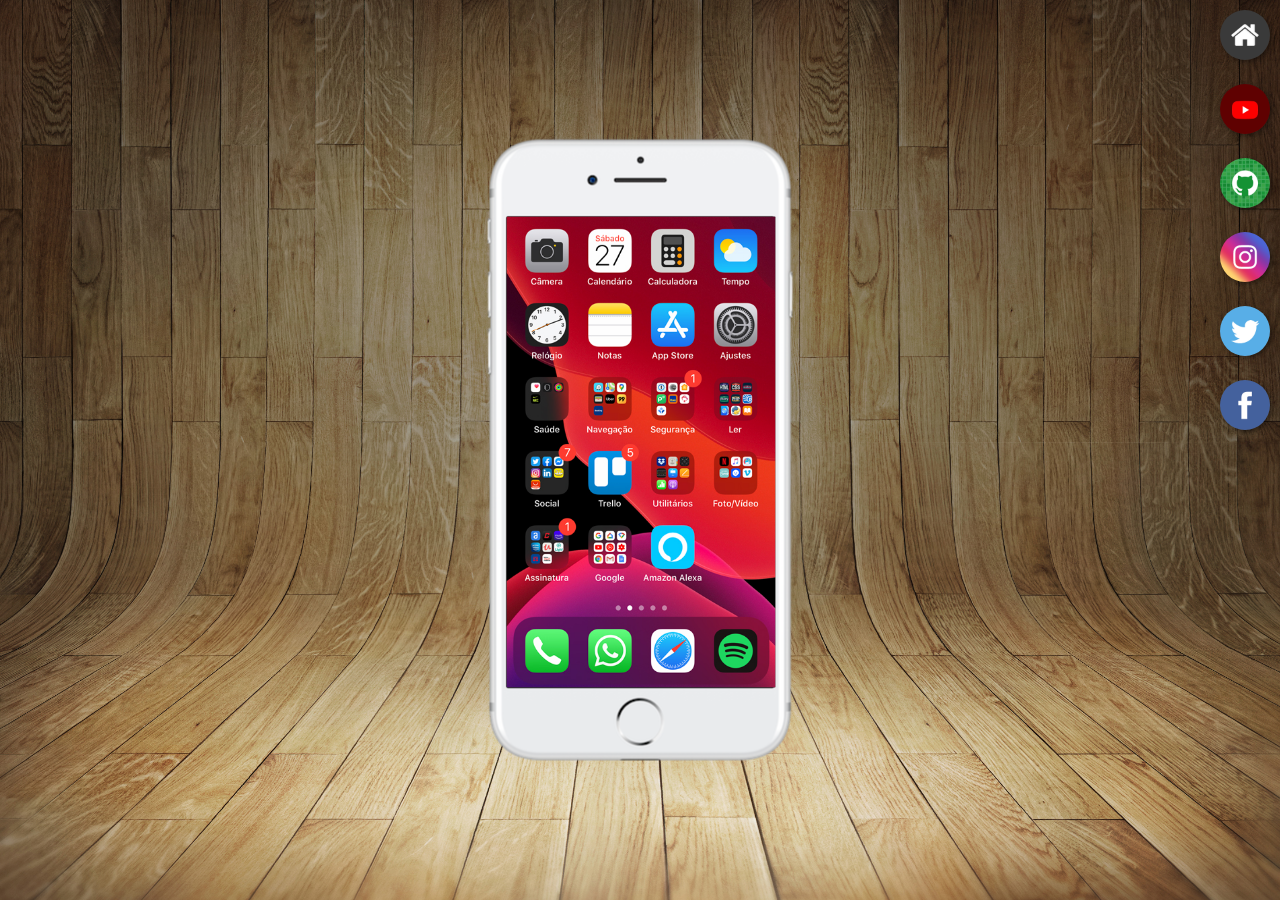
<file: index.html>
<!DOCTYPE html>
<html lang="pt-br">
<head>
    <meta charset="UTF-8">
    <meta name="viewport" content="width=device-width, initial-scale=1.0">
    <title>Projeto redes sociais</title>
    <link rel="shortcut icon" href="favicon.ico" type="image/x-icon">
    <link rel="stylesheet" href="estilos/style.css">
</head>
<body>
    <main>
        <section id="telefone">
            <iframe name="tela" id="tela" src="home.html" frameborder="0"></iframe>

        </section>

        <section id="redes-sociais">
            <a href="home.html" target="tela"><img src="imagens/logo-home.jpg" alt="Home"></a>  <br>
            <a href="youtube.html" target="tela"><img src="imagens/logo-youtube.jpg" alt="Youtube"></a>  <br>
            <a href="github.html" target="tela"><img src="imagens/logo-github.jpg" alt="Github"></a>  <br>
            <a href="instagram.html" target="tela"><img src="imagens/logo-instagram.jpg" alt="Instagram"></a> <br>
            <a href="twitter.html" target="tela"><img src="imagens/logo-twitter.jpg" alt="Twitter"></a> <br> 
            <a href="facebook.html" target="tela"><img src="imagens/logo-facebook.jpg" alt="Facebook"></a>  <br>

        </section>
    </main>
</body>
</html>
</file>
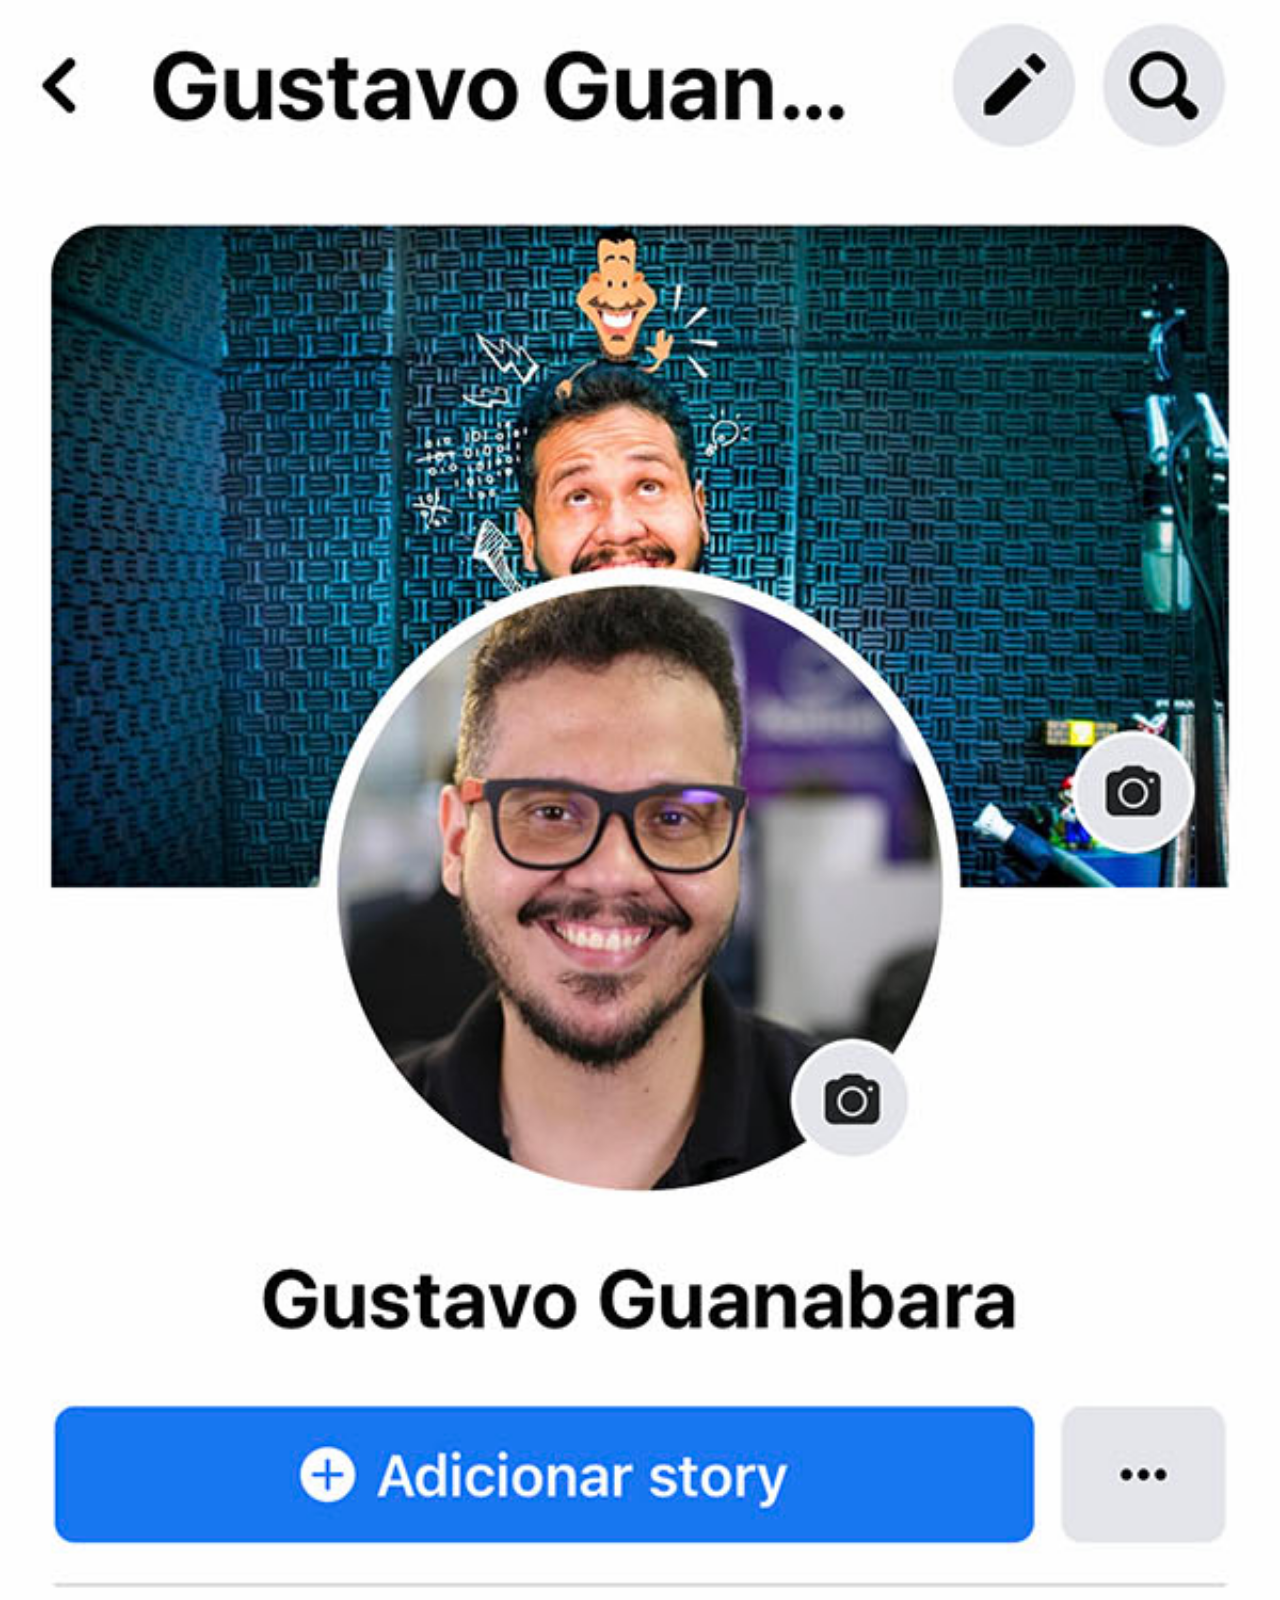
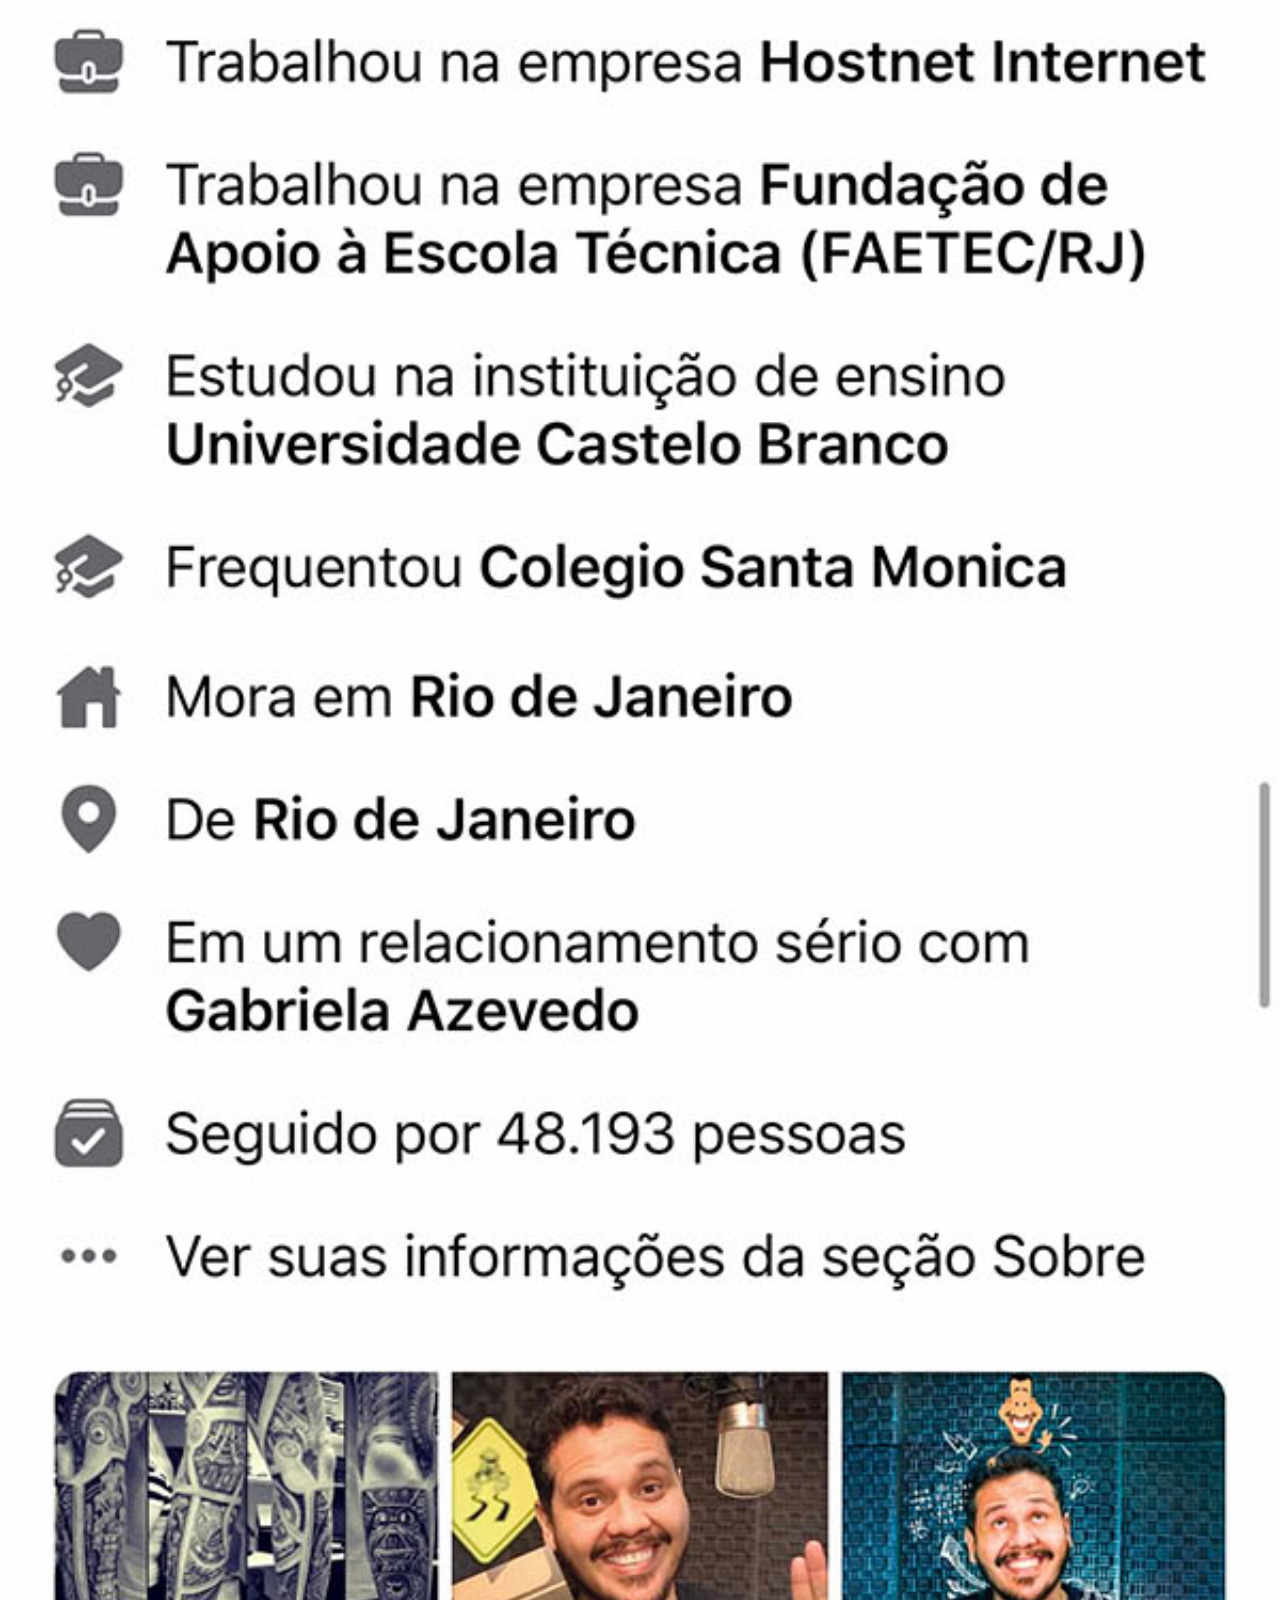
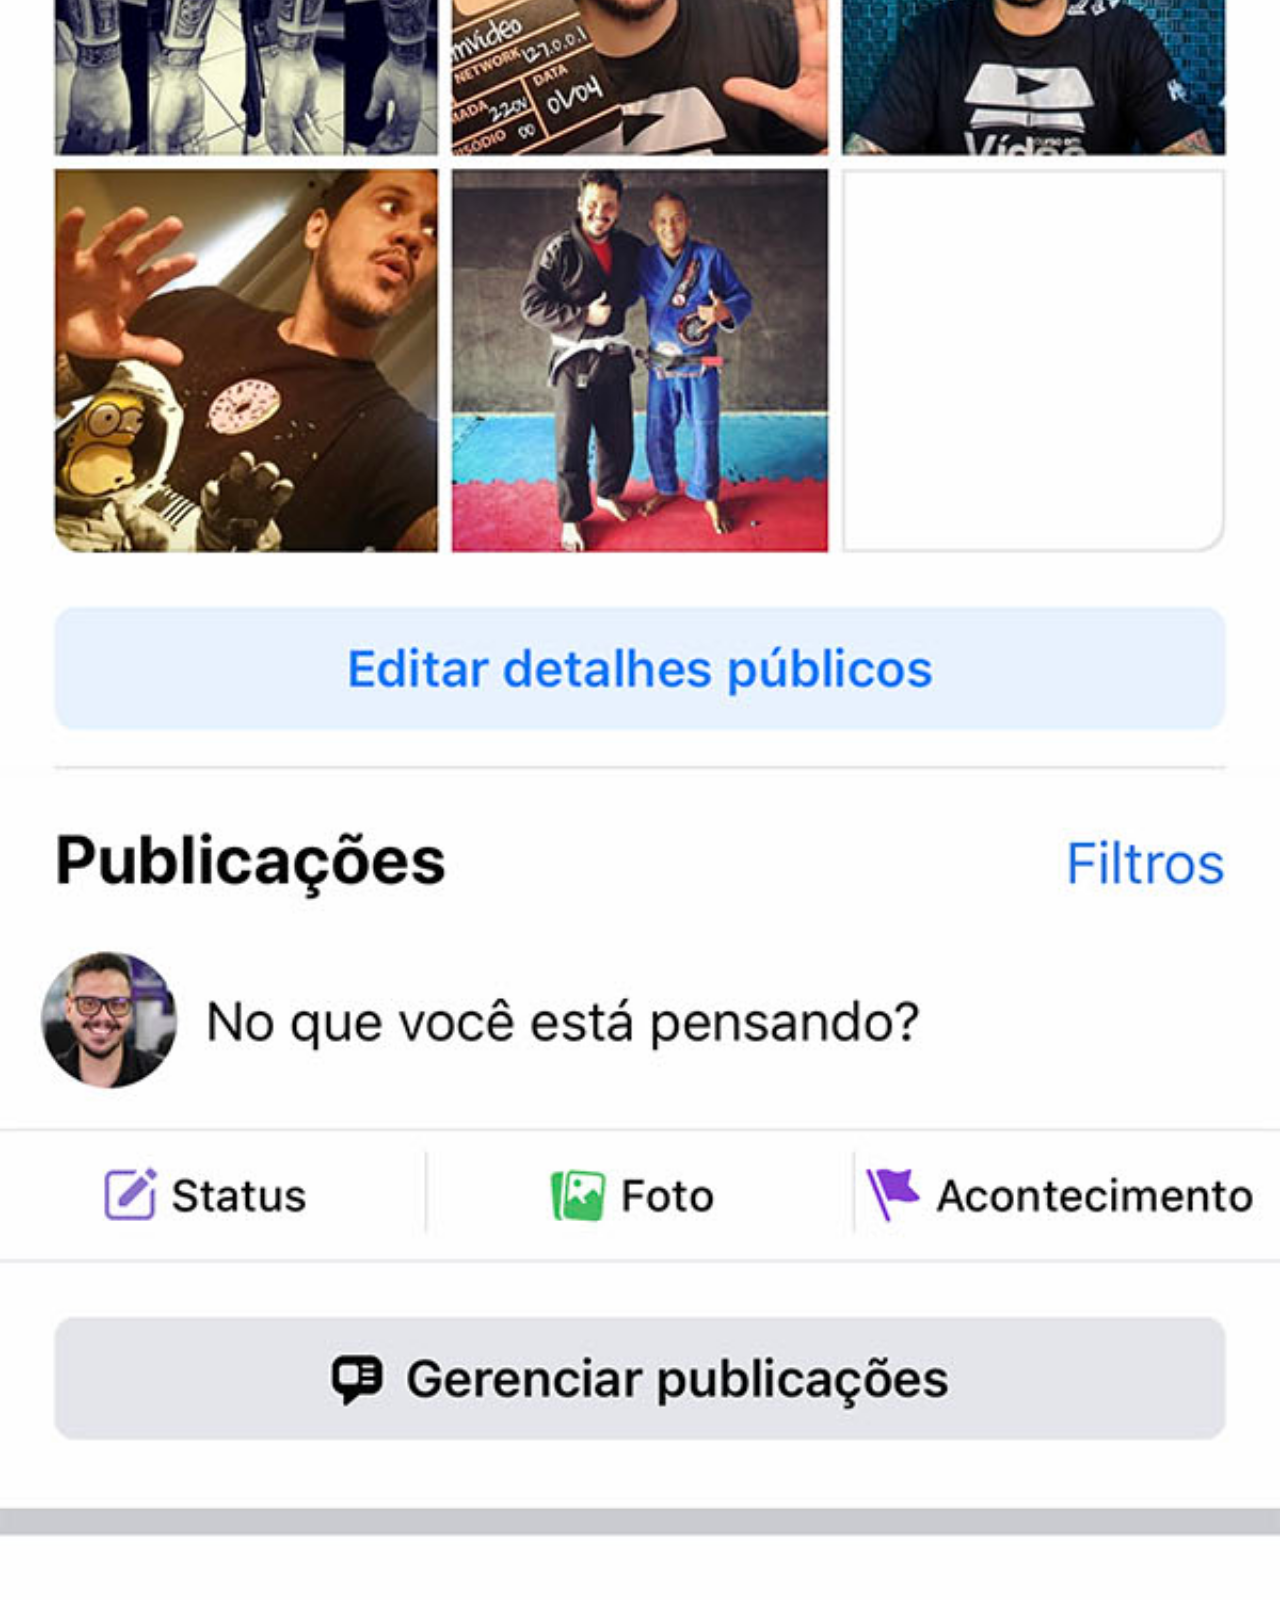
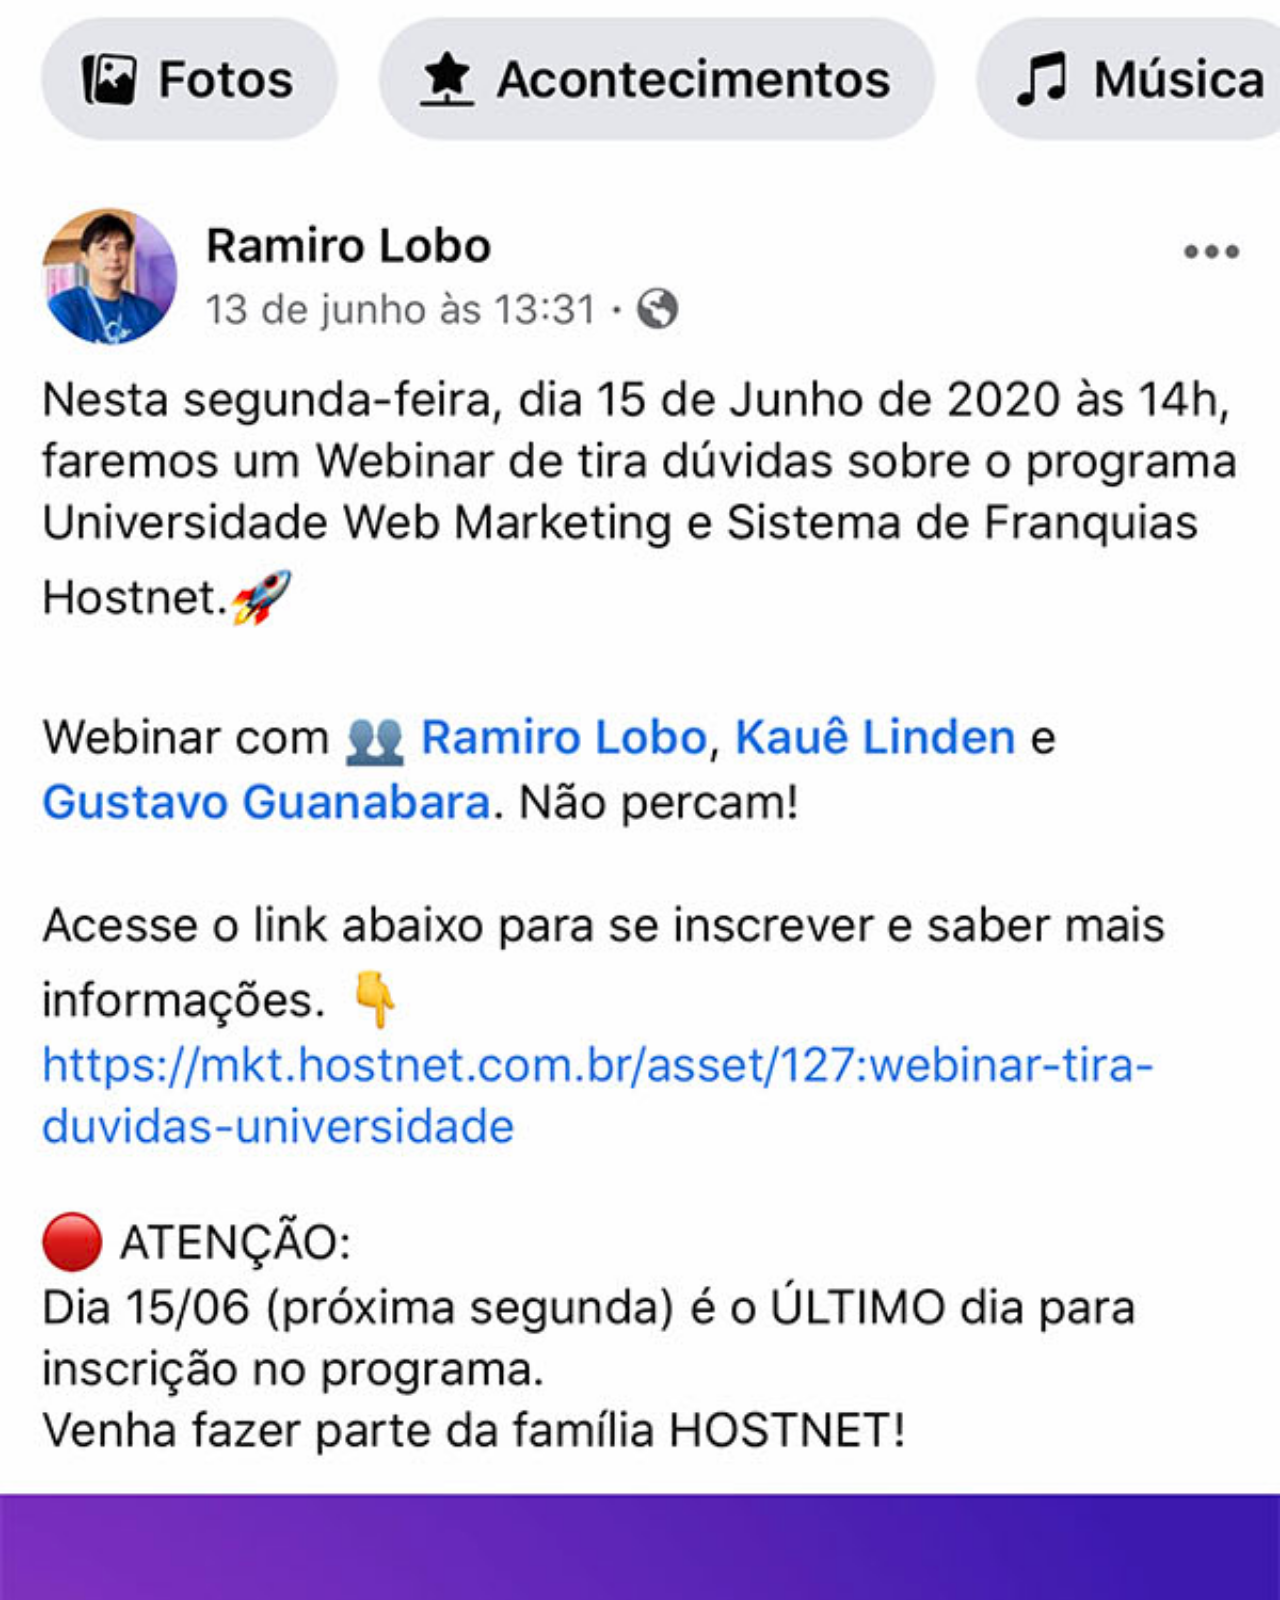
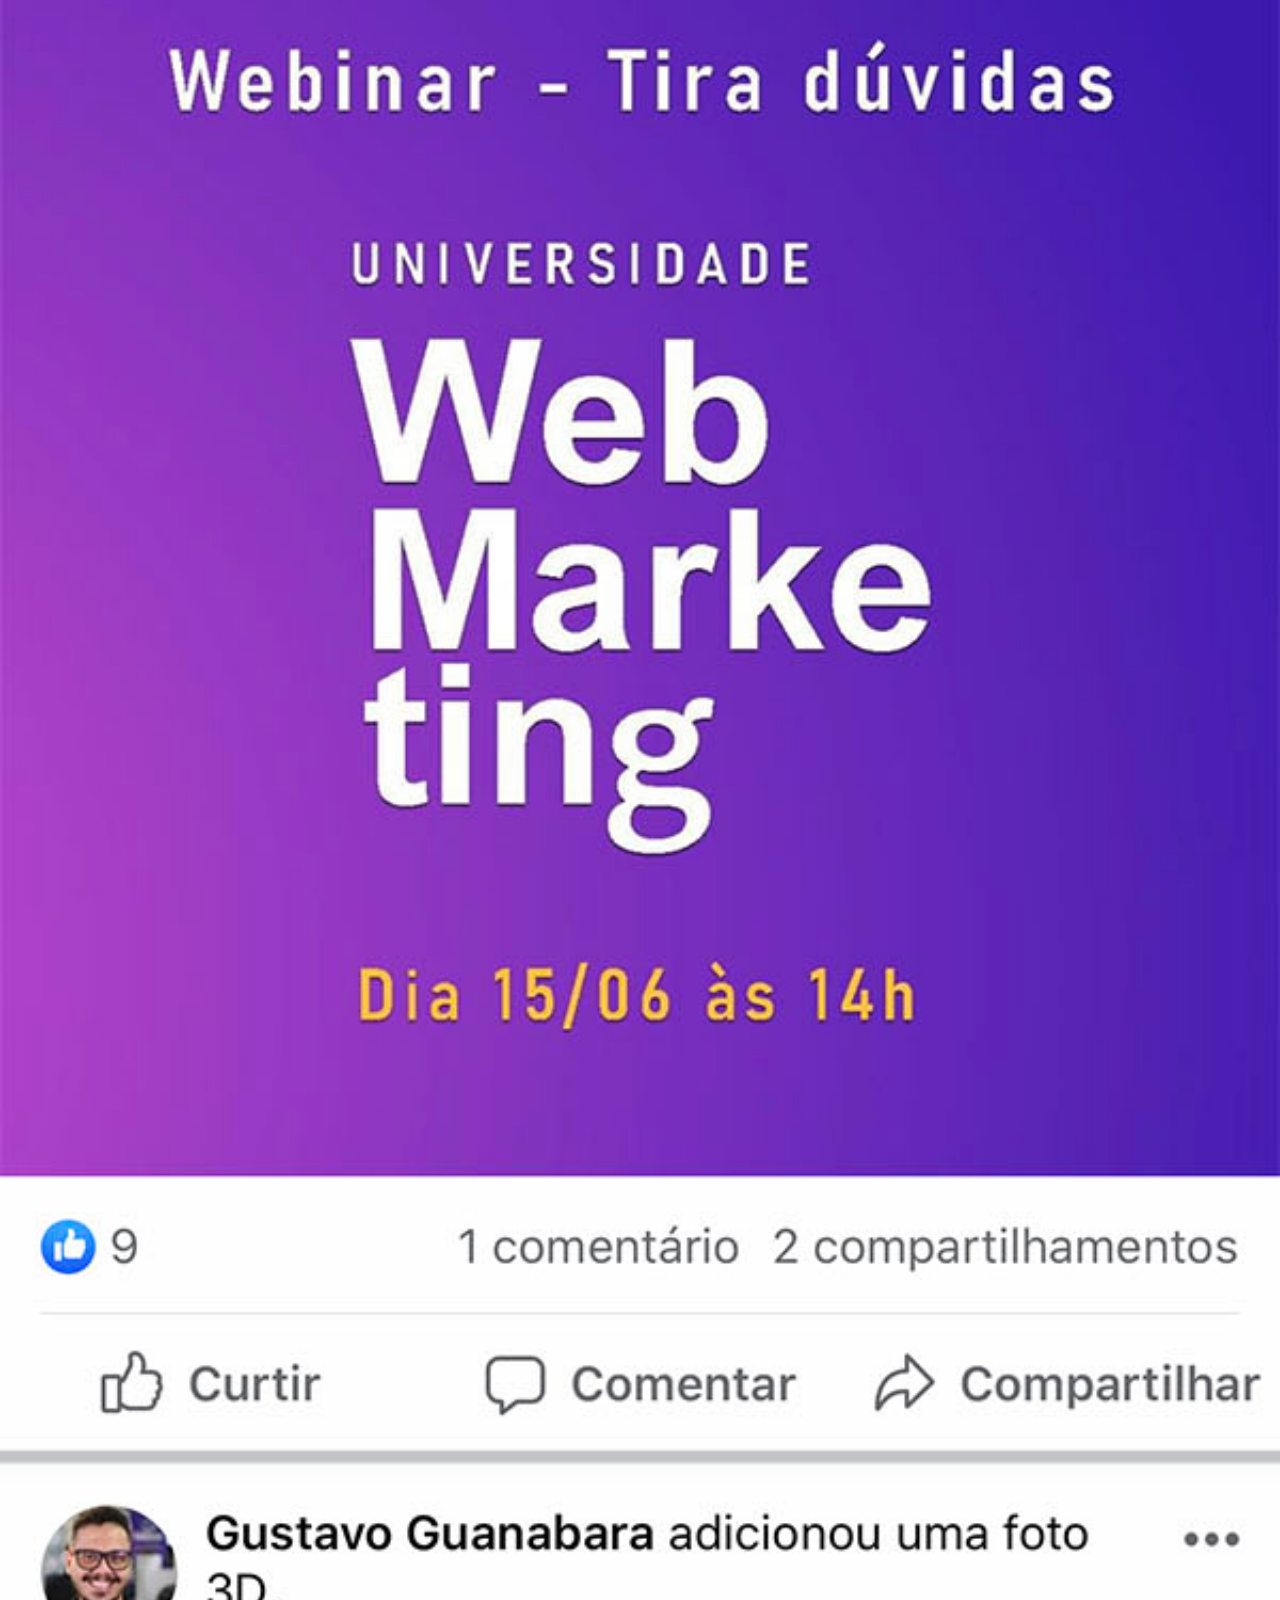
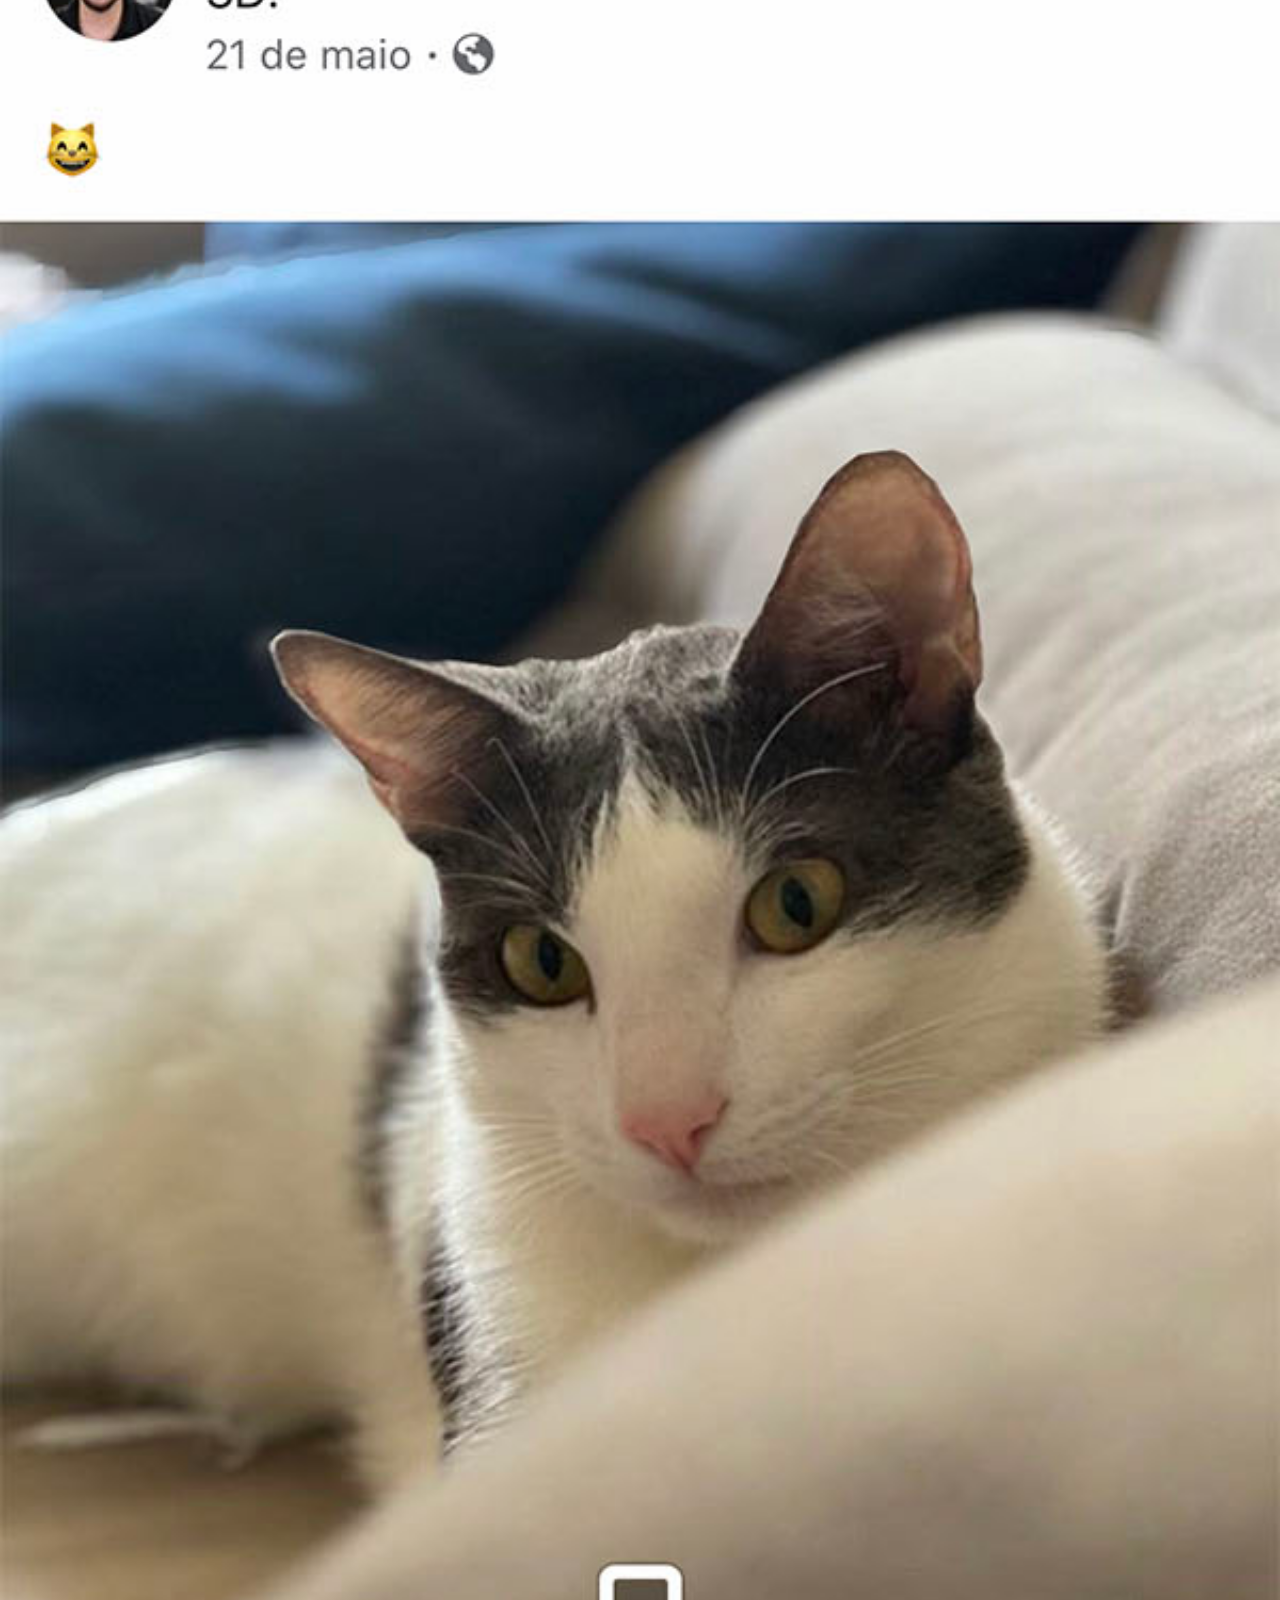
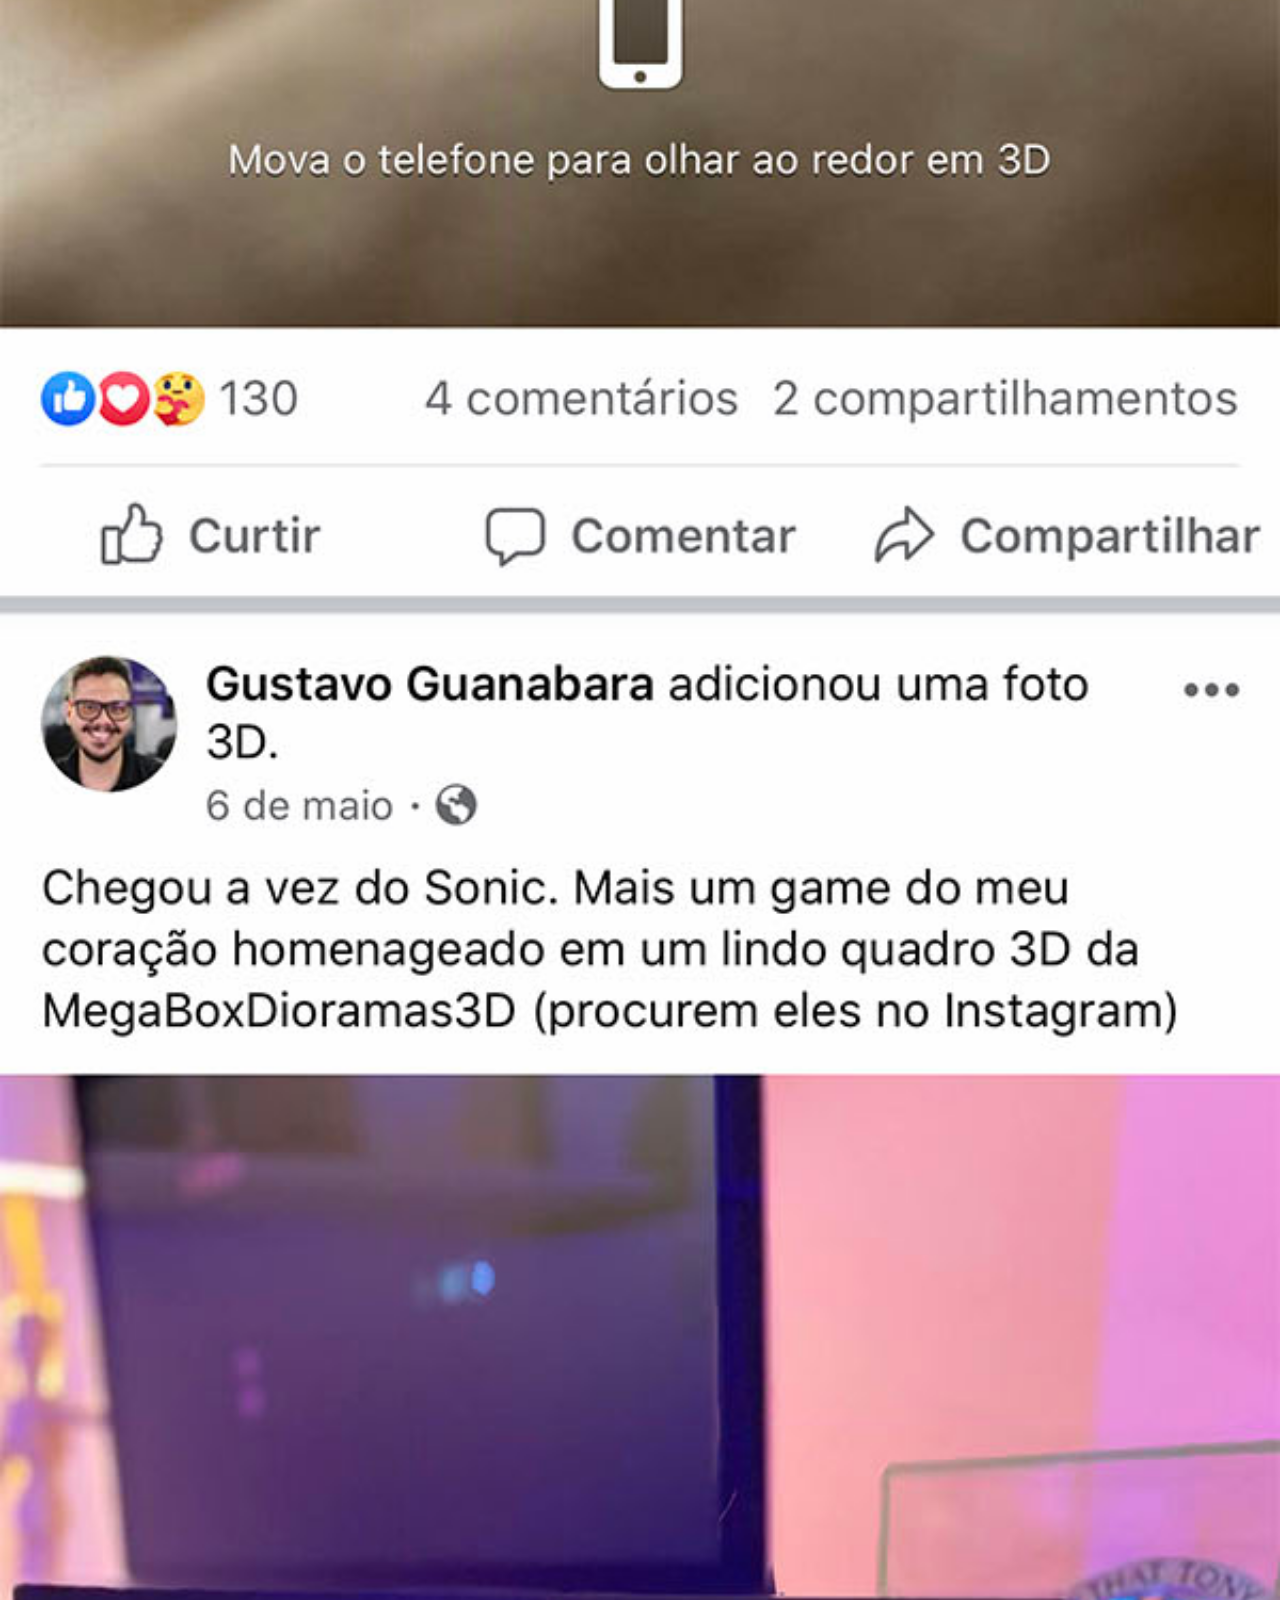
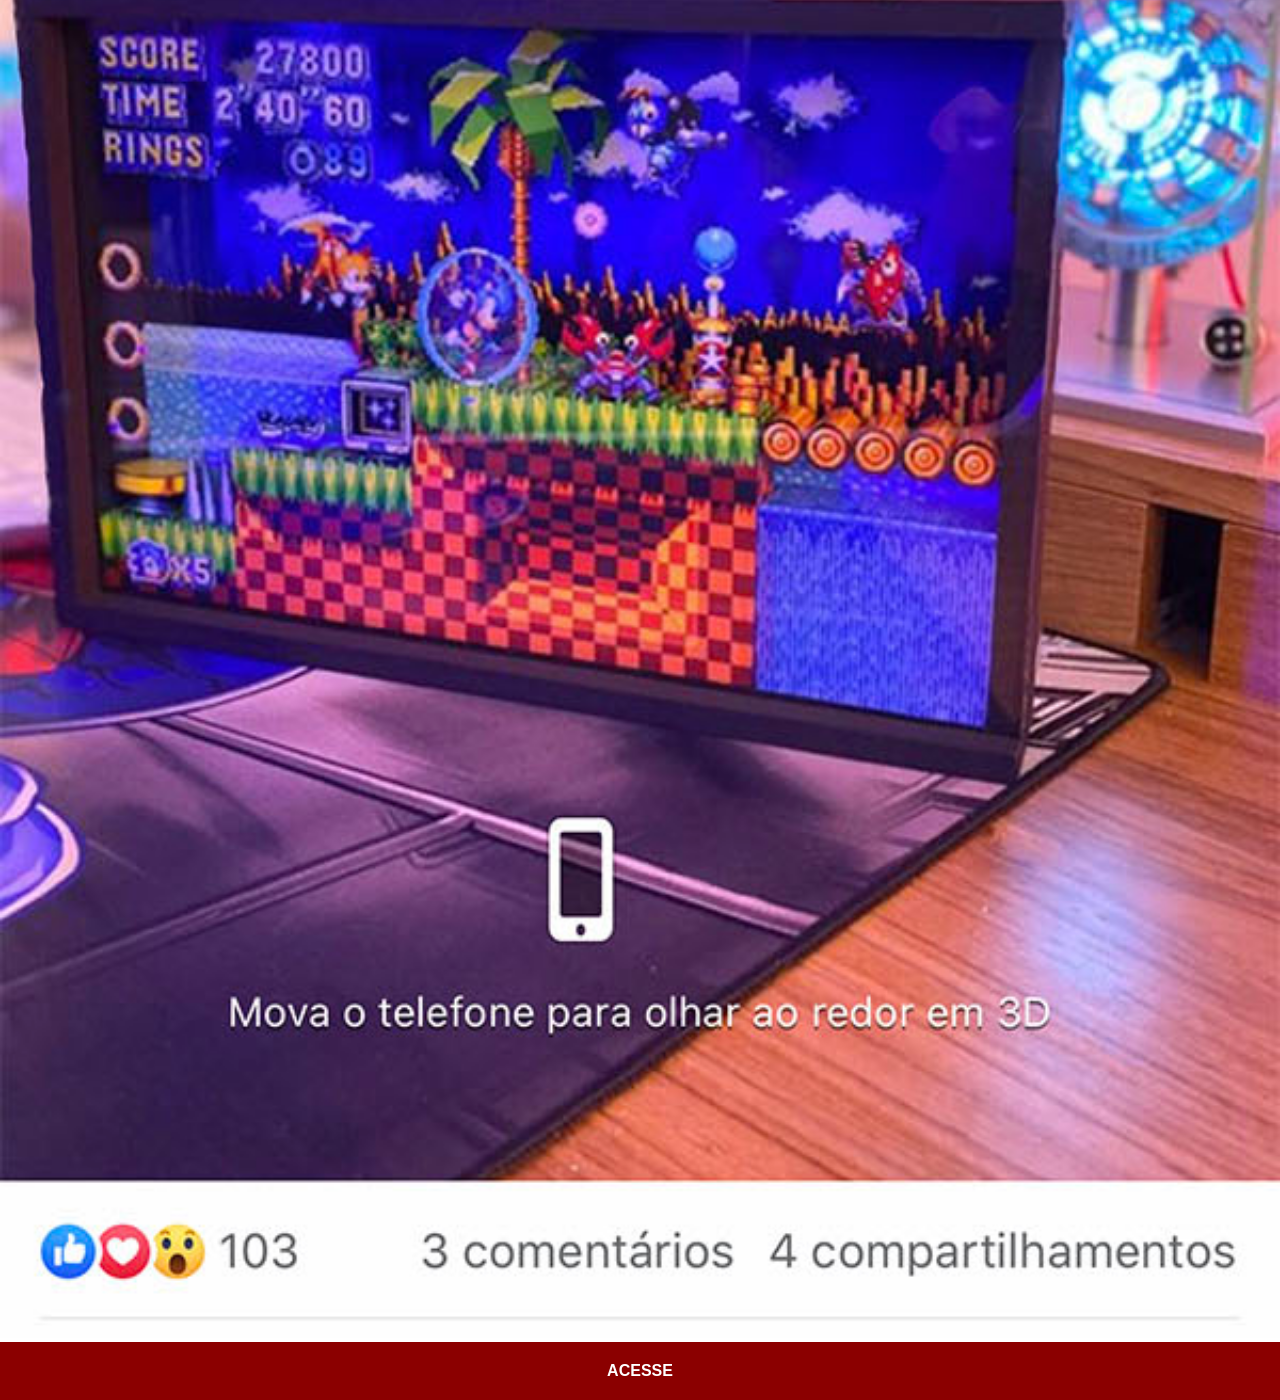
<file: facebook.html>
<!DOCTYPE html>
<html lang="pt-br">
<head>
    <meta charset="UTF-8">
    <meta name="viewport" content="width=device-width, initial-scale=1.0">
    <title>Document</title>
    <link rel="stylesheet" href="estilos/social.css">
</head>
<body>
    <img src="imagens/tela-facebook.jpg" alt="Facebook">
    <a target="_blank" href="https://www.facebook.com/gustavoguanabara/?locale=pt_BR">ACESSE</a>
</body>
</html>
</file>
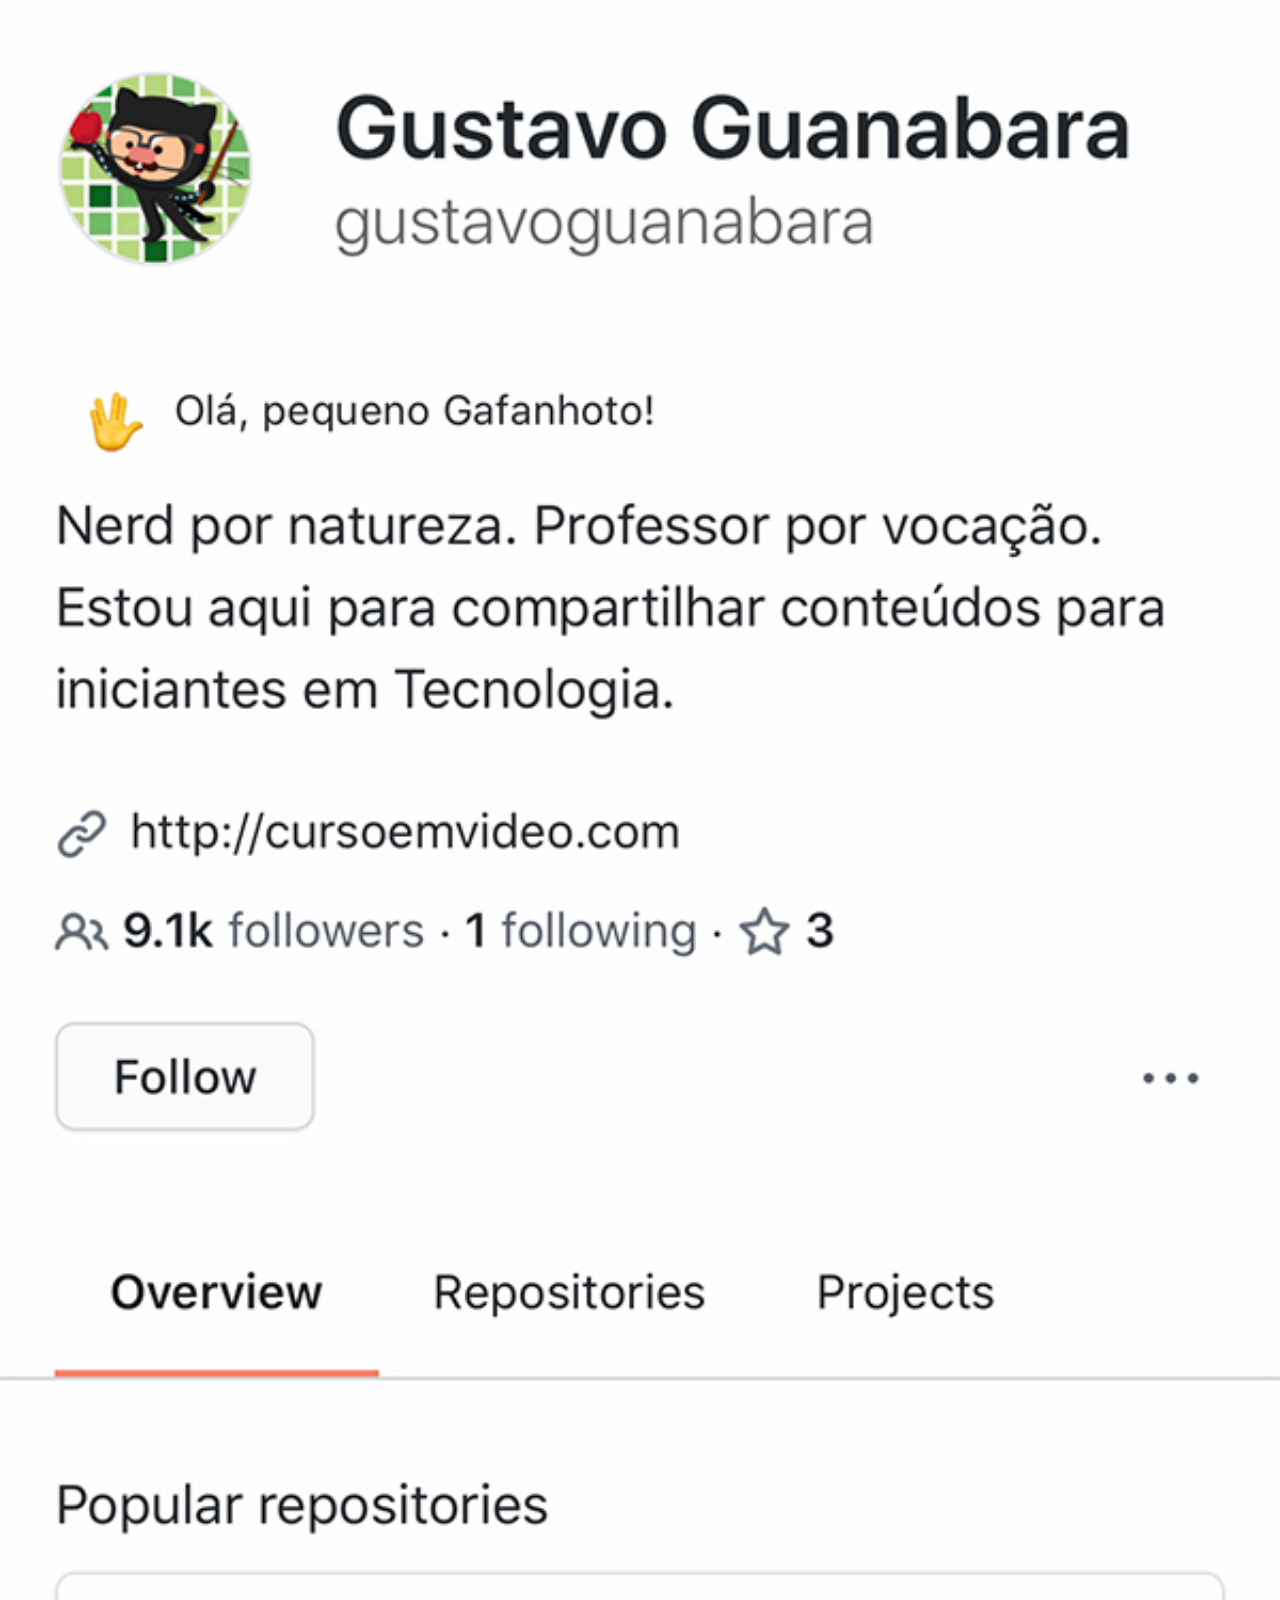
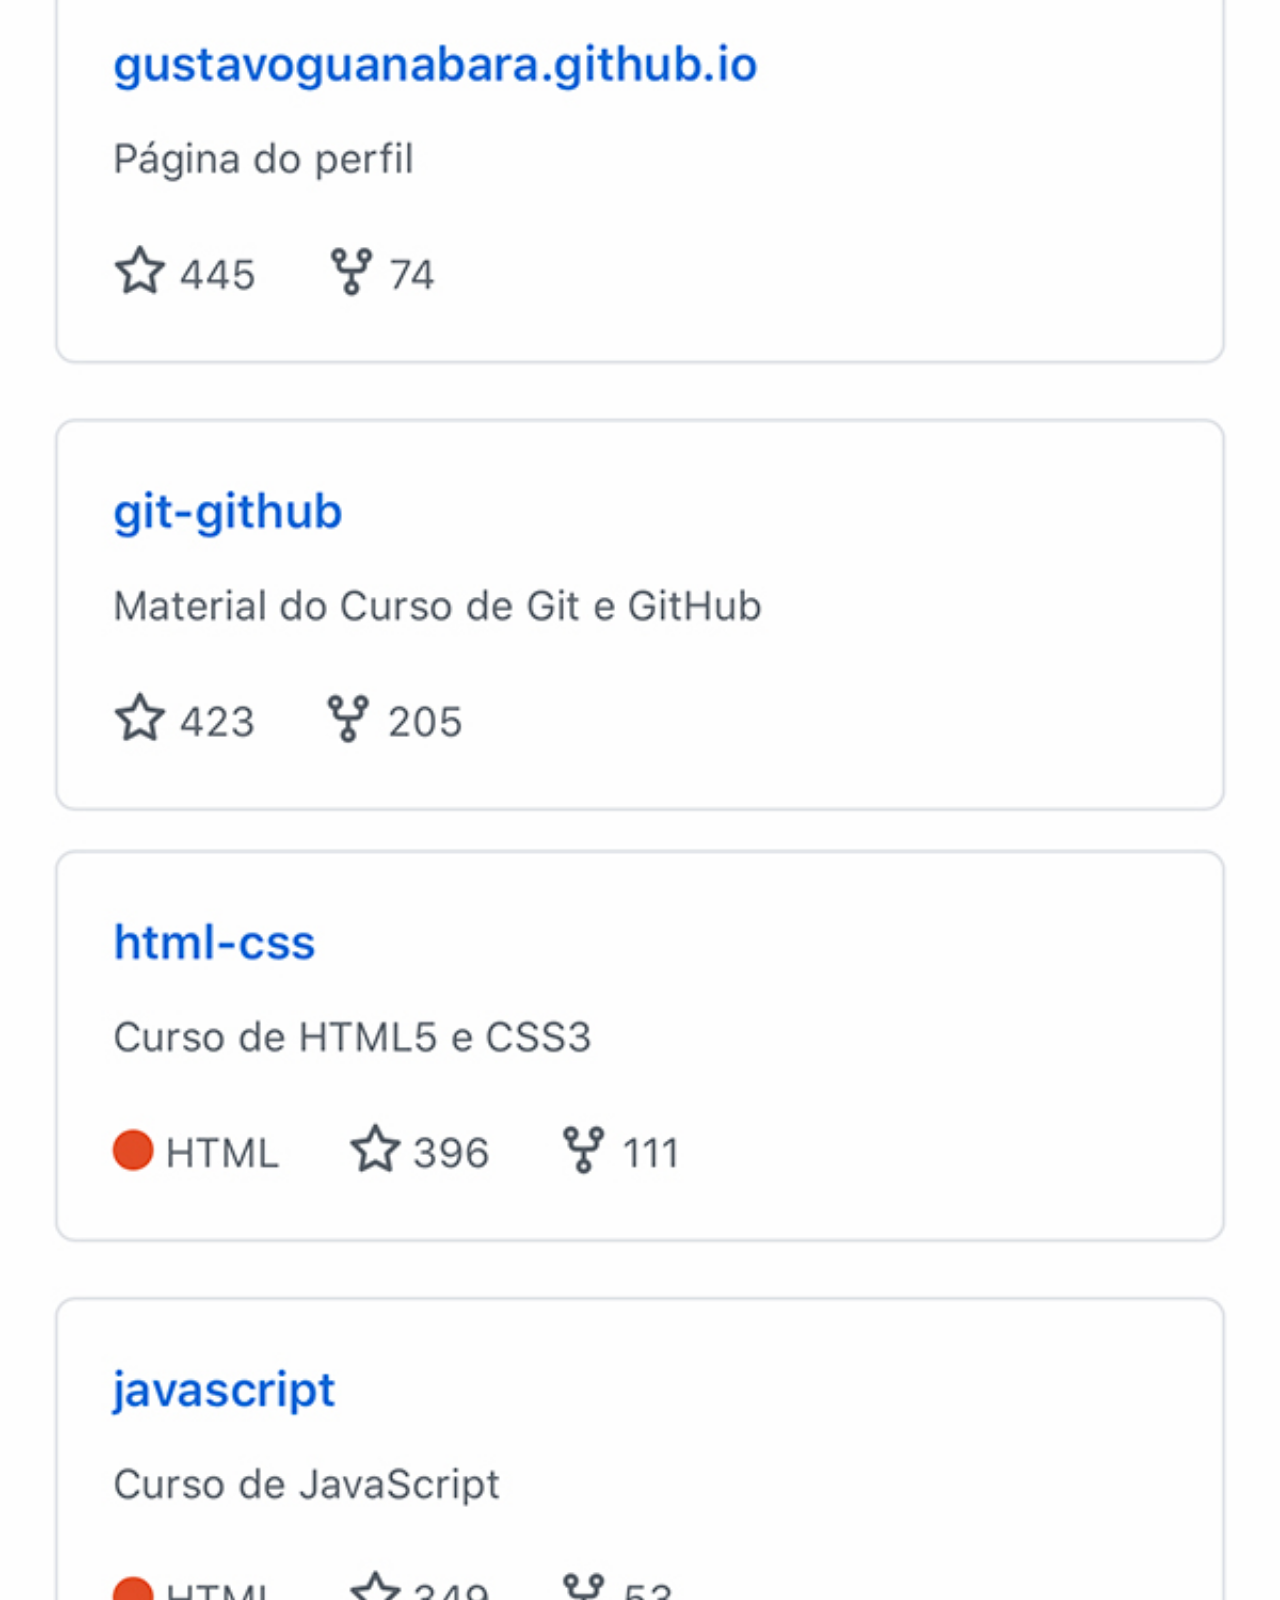
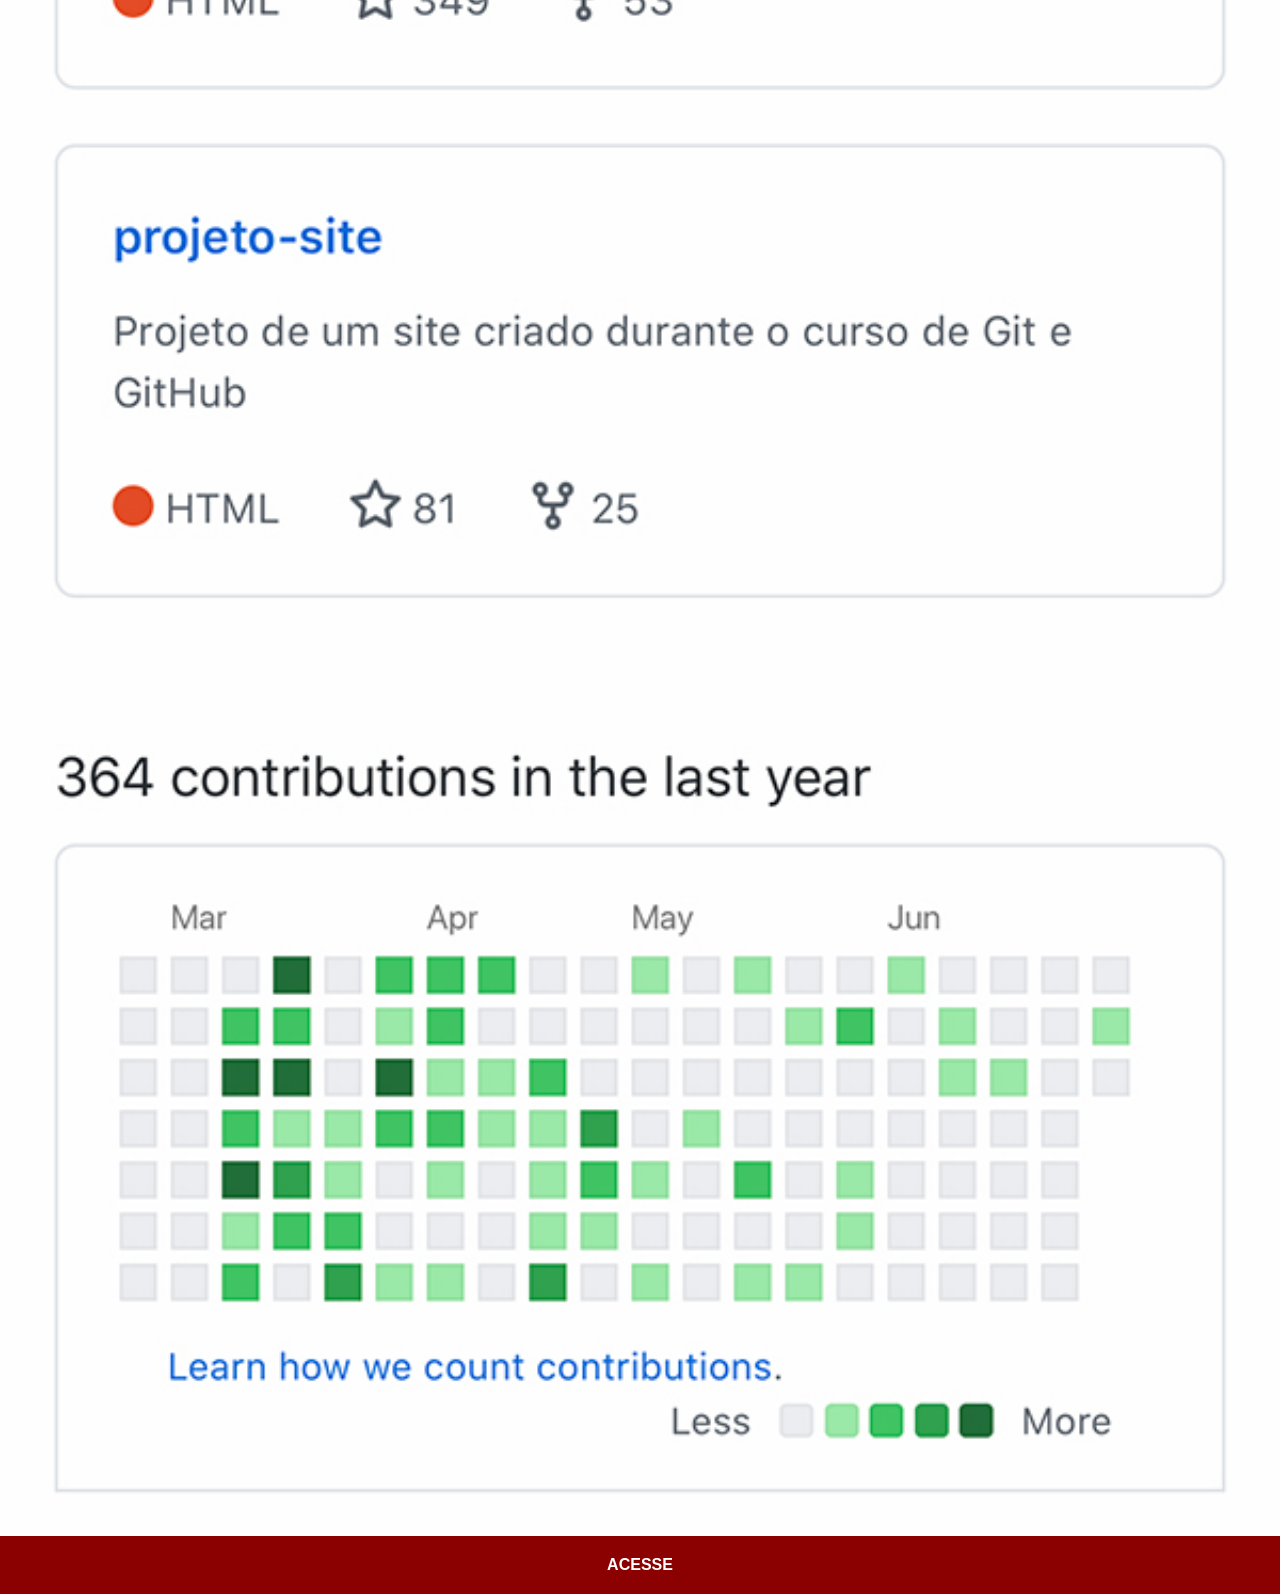
<file: github.html>
<!DOCTYPE html>
<html lang="pt-br">
<head>
    <meta charset="UTF-8">
    <meta name="viewport" content="width=device-width, initial-scale=1.0">
    <title>Document</title>
    <link rel="stylesheet" href="estilos/social.css">
</head>
<body>
    <img src="imagens/tela-github.jpg" alt="Github">
    <a target="_blank" href="https://github.com/gustavoguanabara">ACESSE</a>
</body>
</html>
</file>
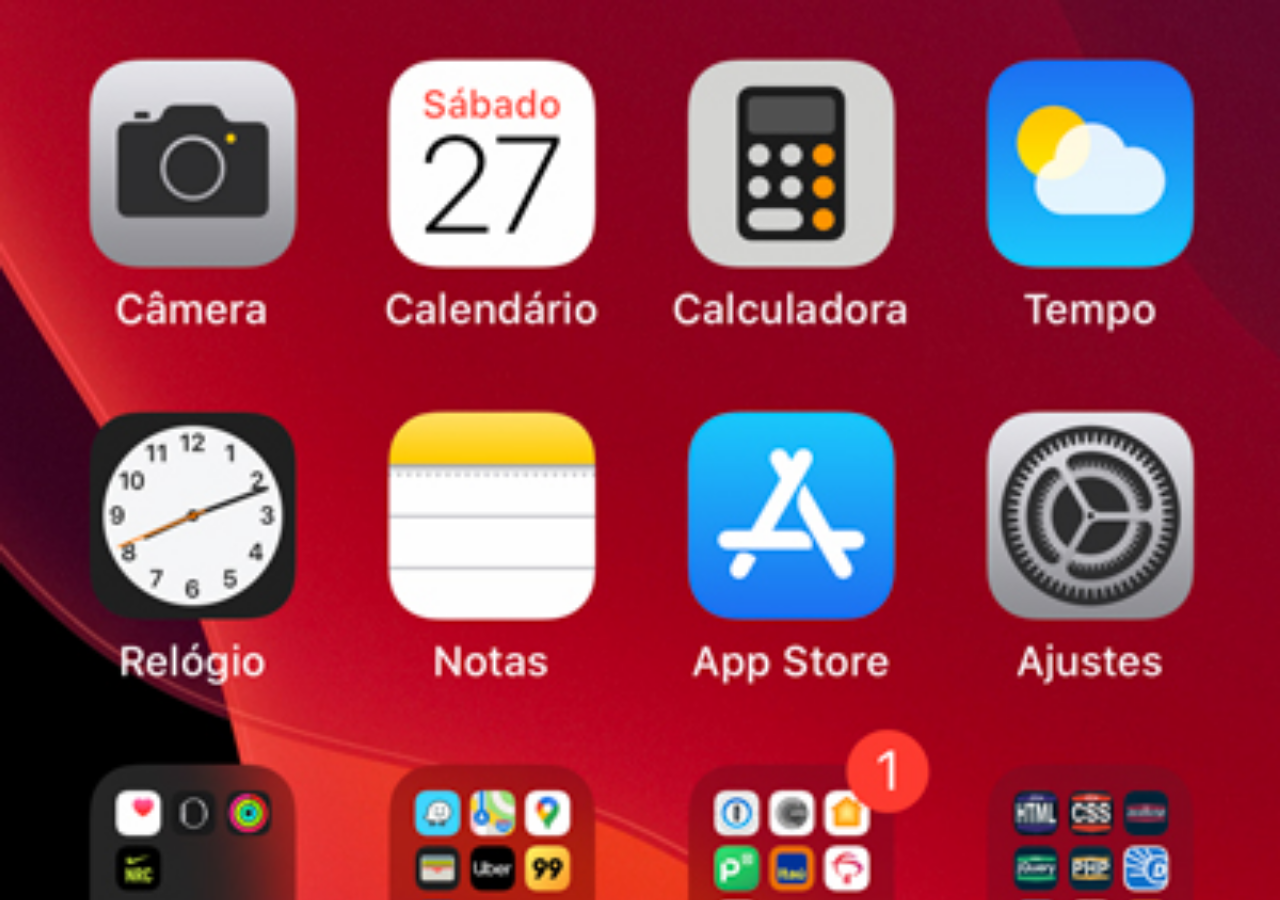
<file: home.html>
<!DOCTYPE html>
<html lang="pt-br">
<head>
    <meta charset="UTF-8">
    <meta name="viewport" content="width=device-width, initial-scale=1.0">
    <title>home</title>
</head>
<style>
    *{
        margin: 0px;
        padding: 0px;
    }
    body{
        width: 100vw;
        height: 100vh;
        background: black url(imagens/tela-home.jpg) no-repeat top center;
        background-size: cover;
    }

</style>
<body>
    
</body>
</html>
</file>
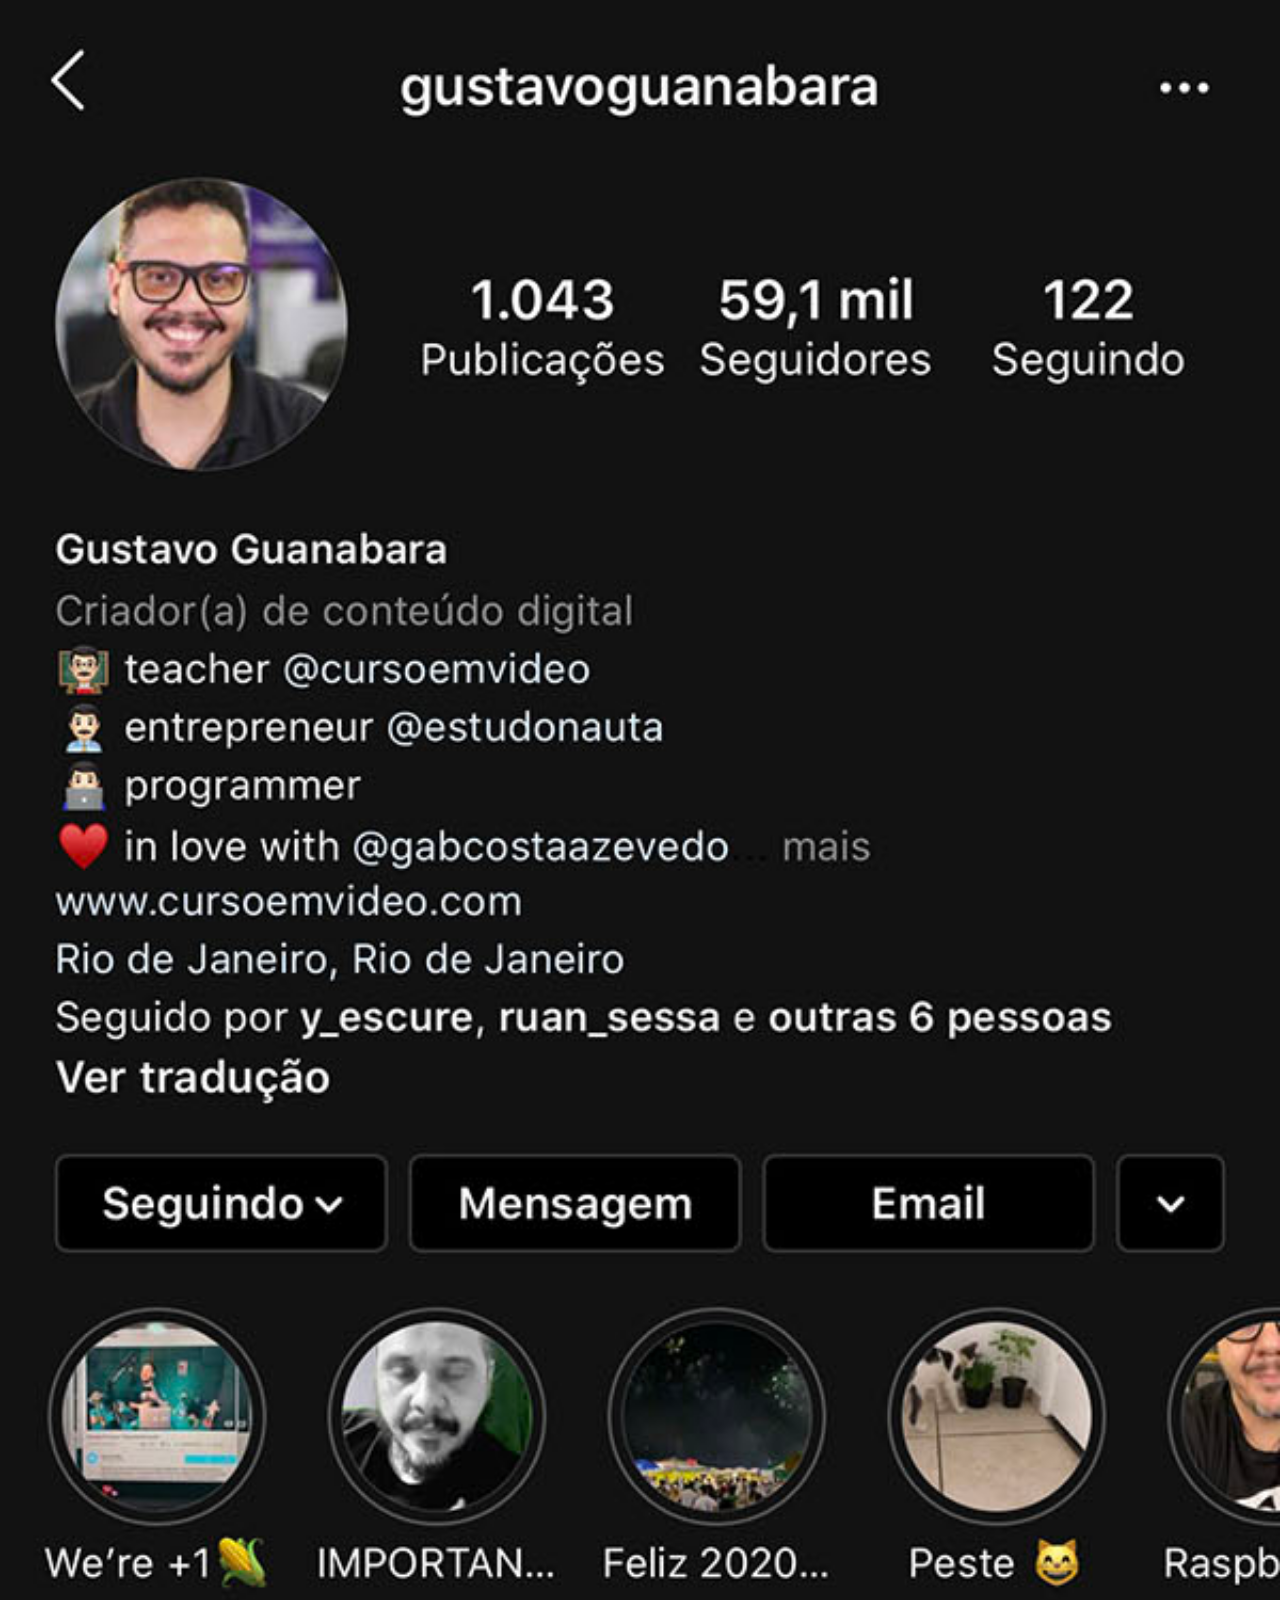
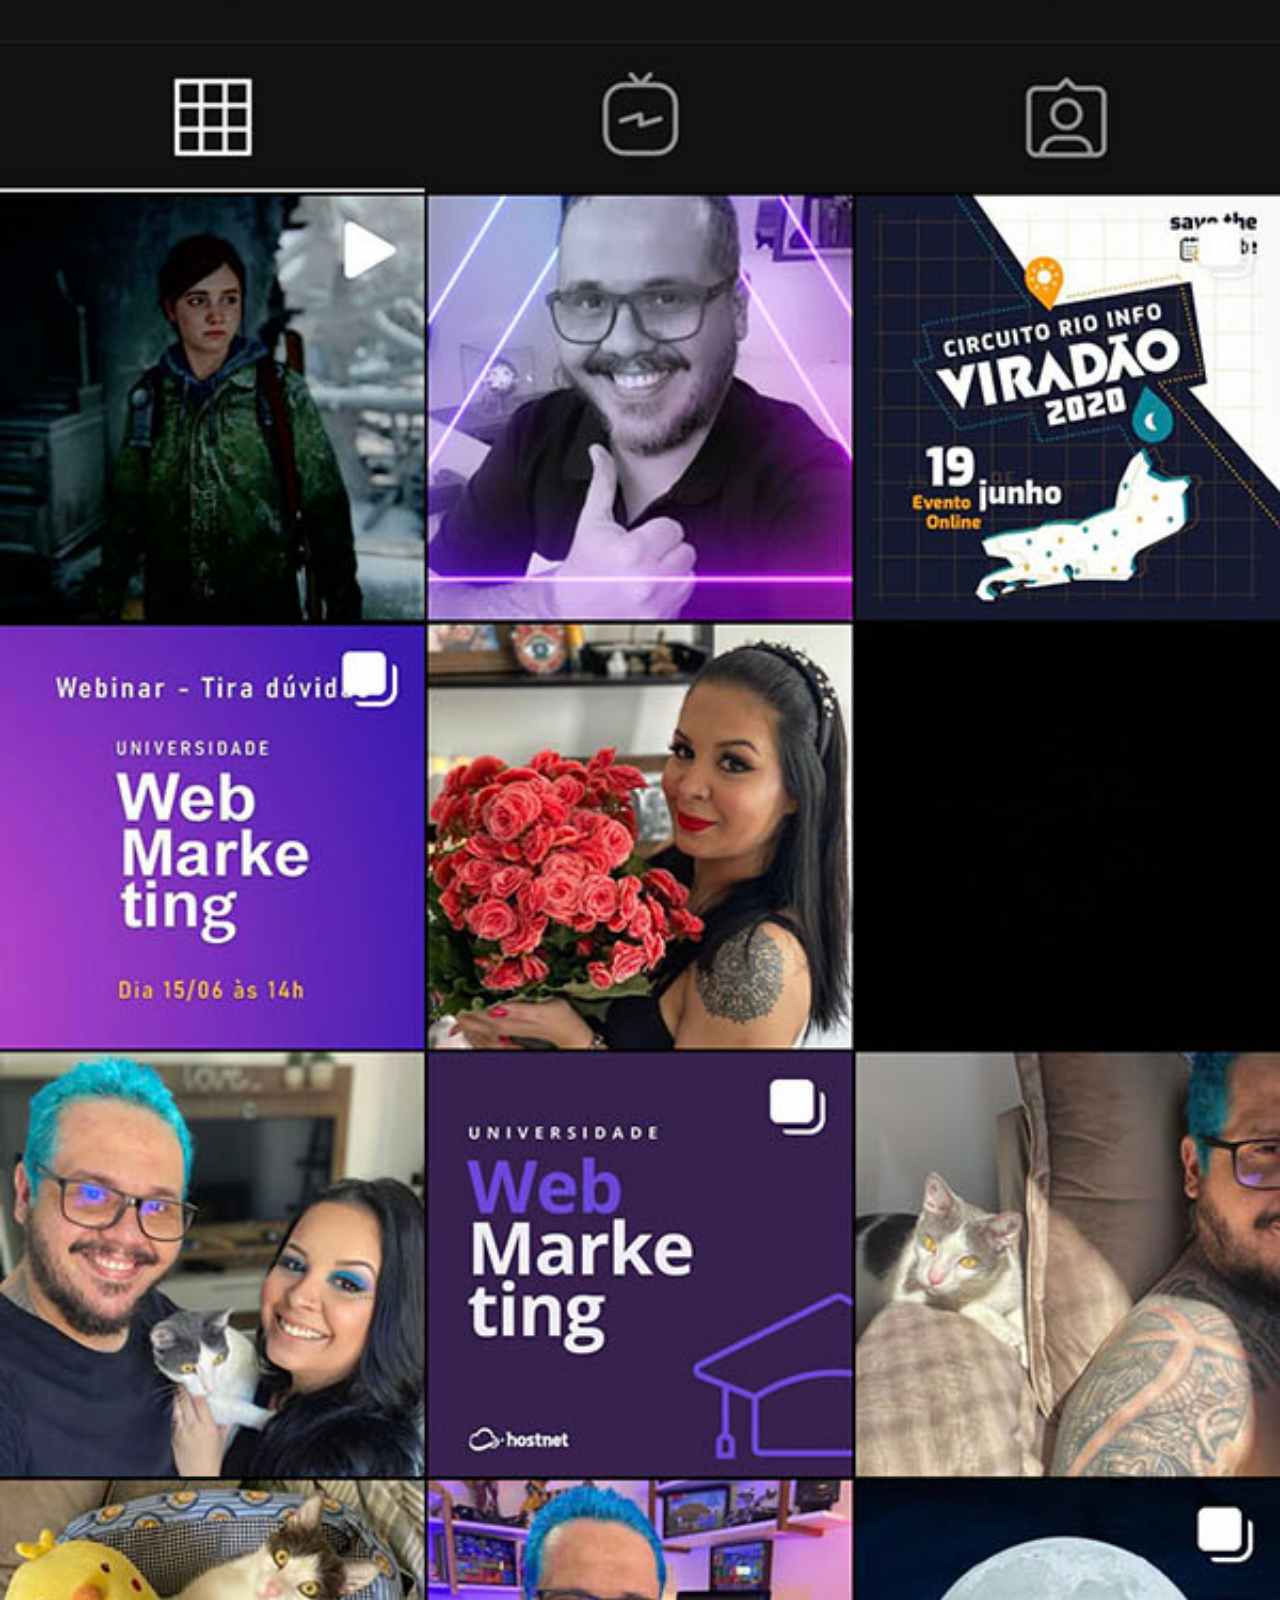
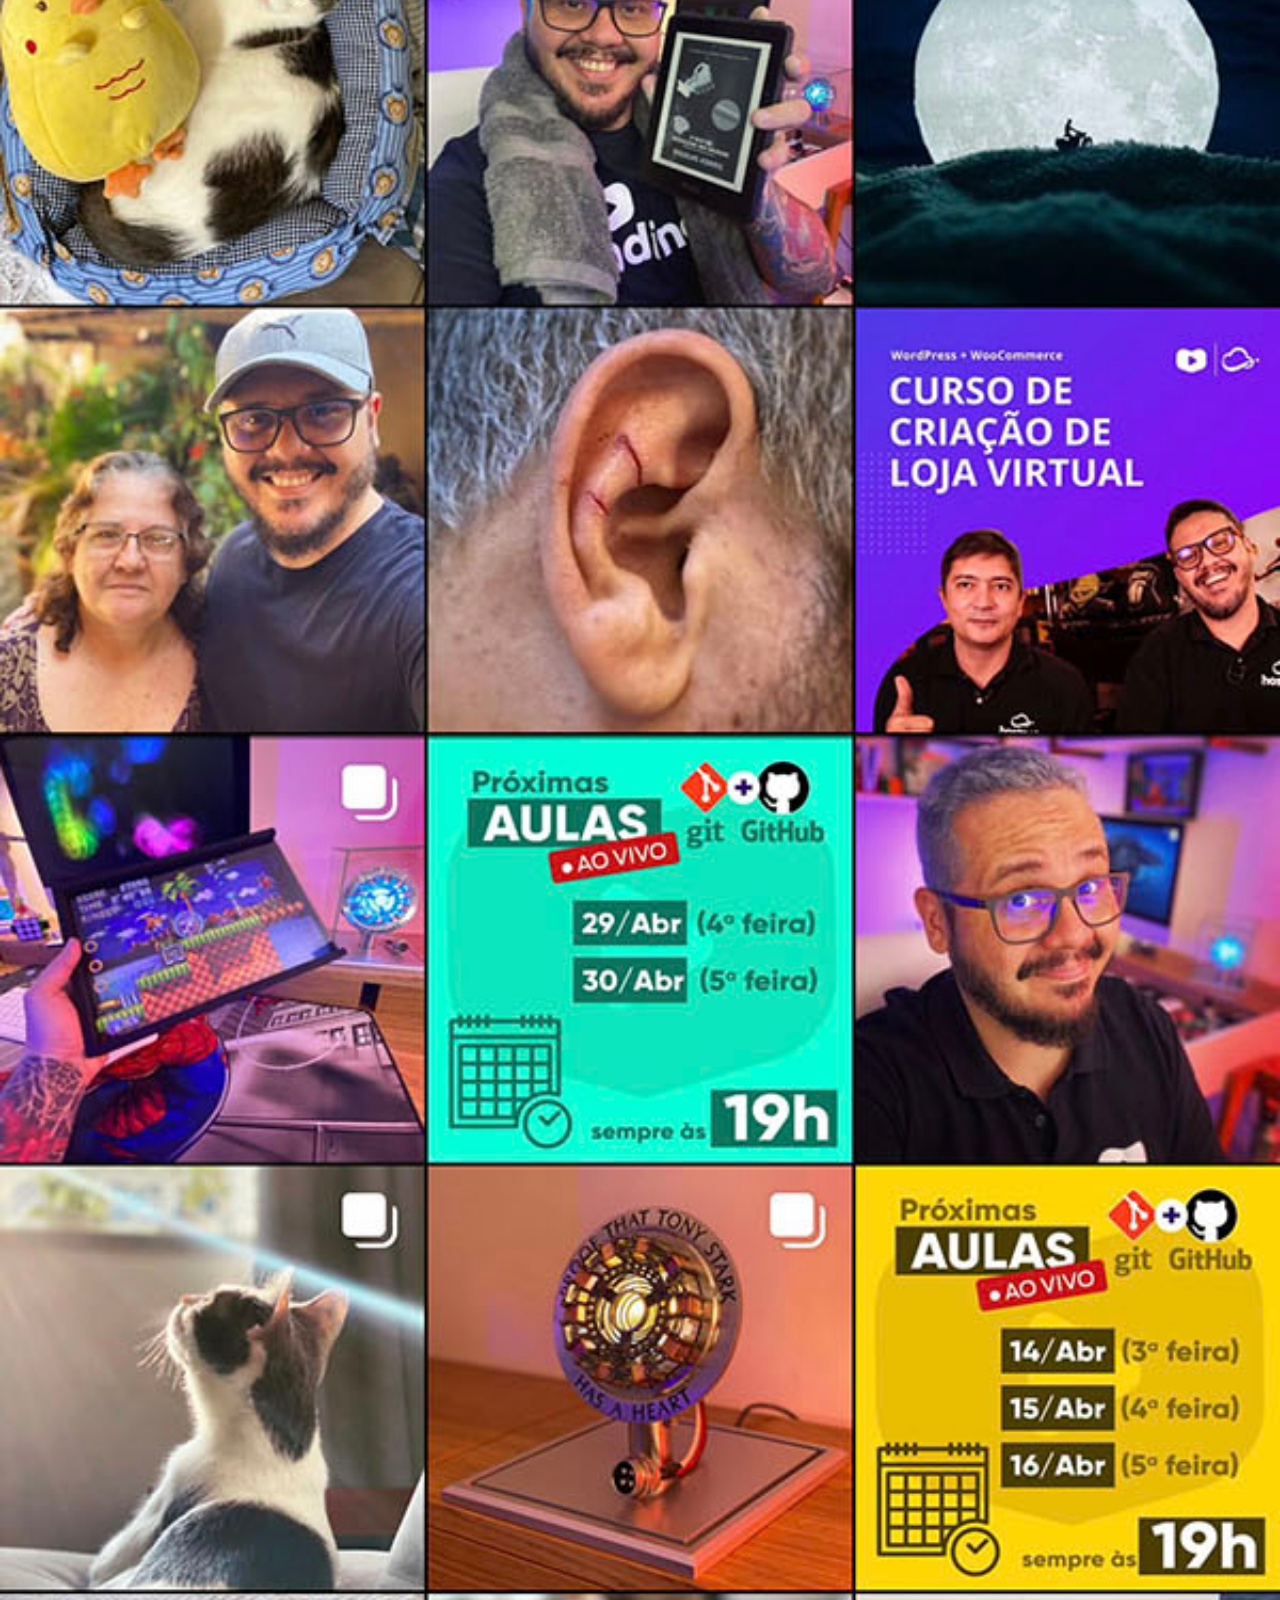
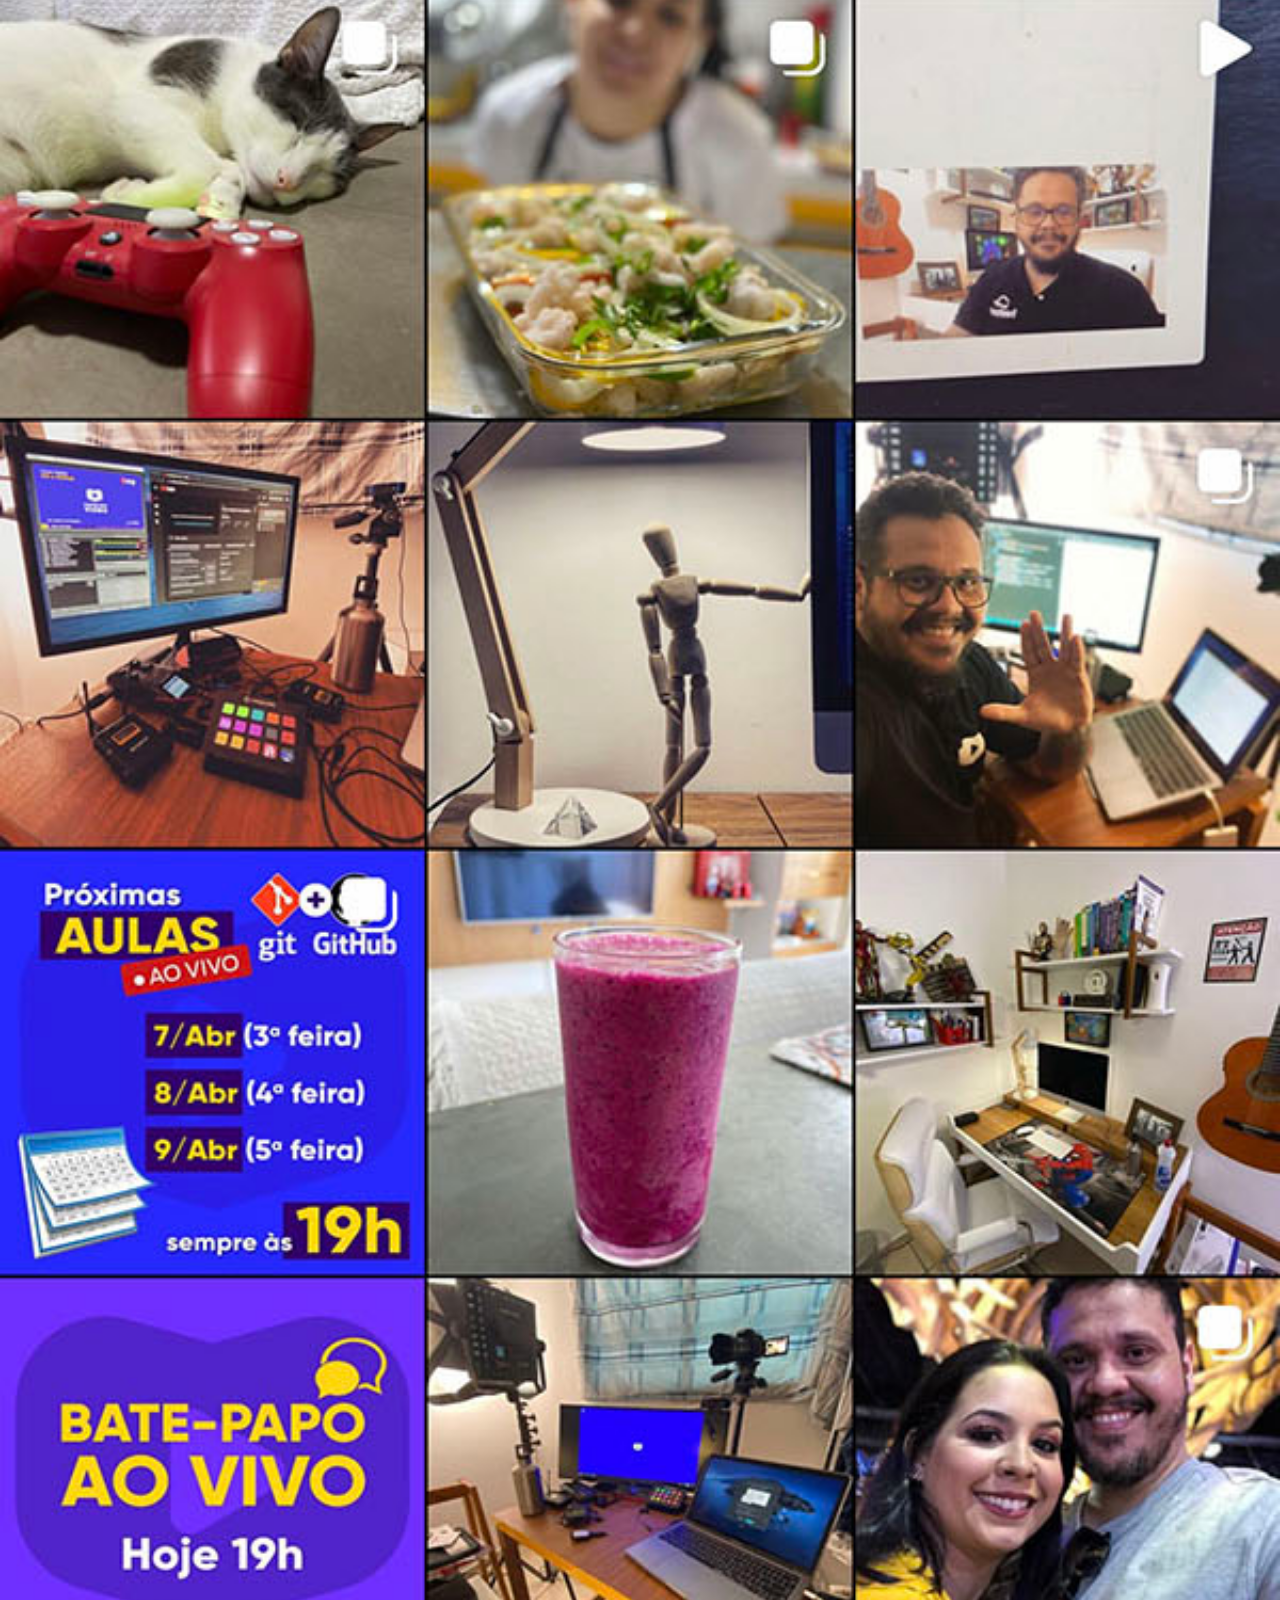
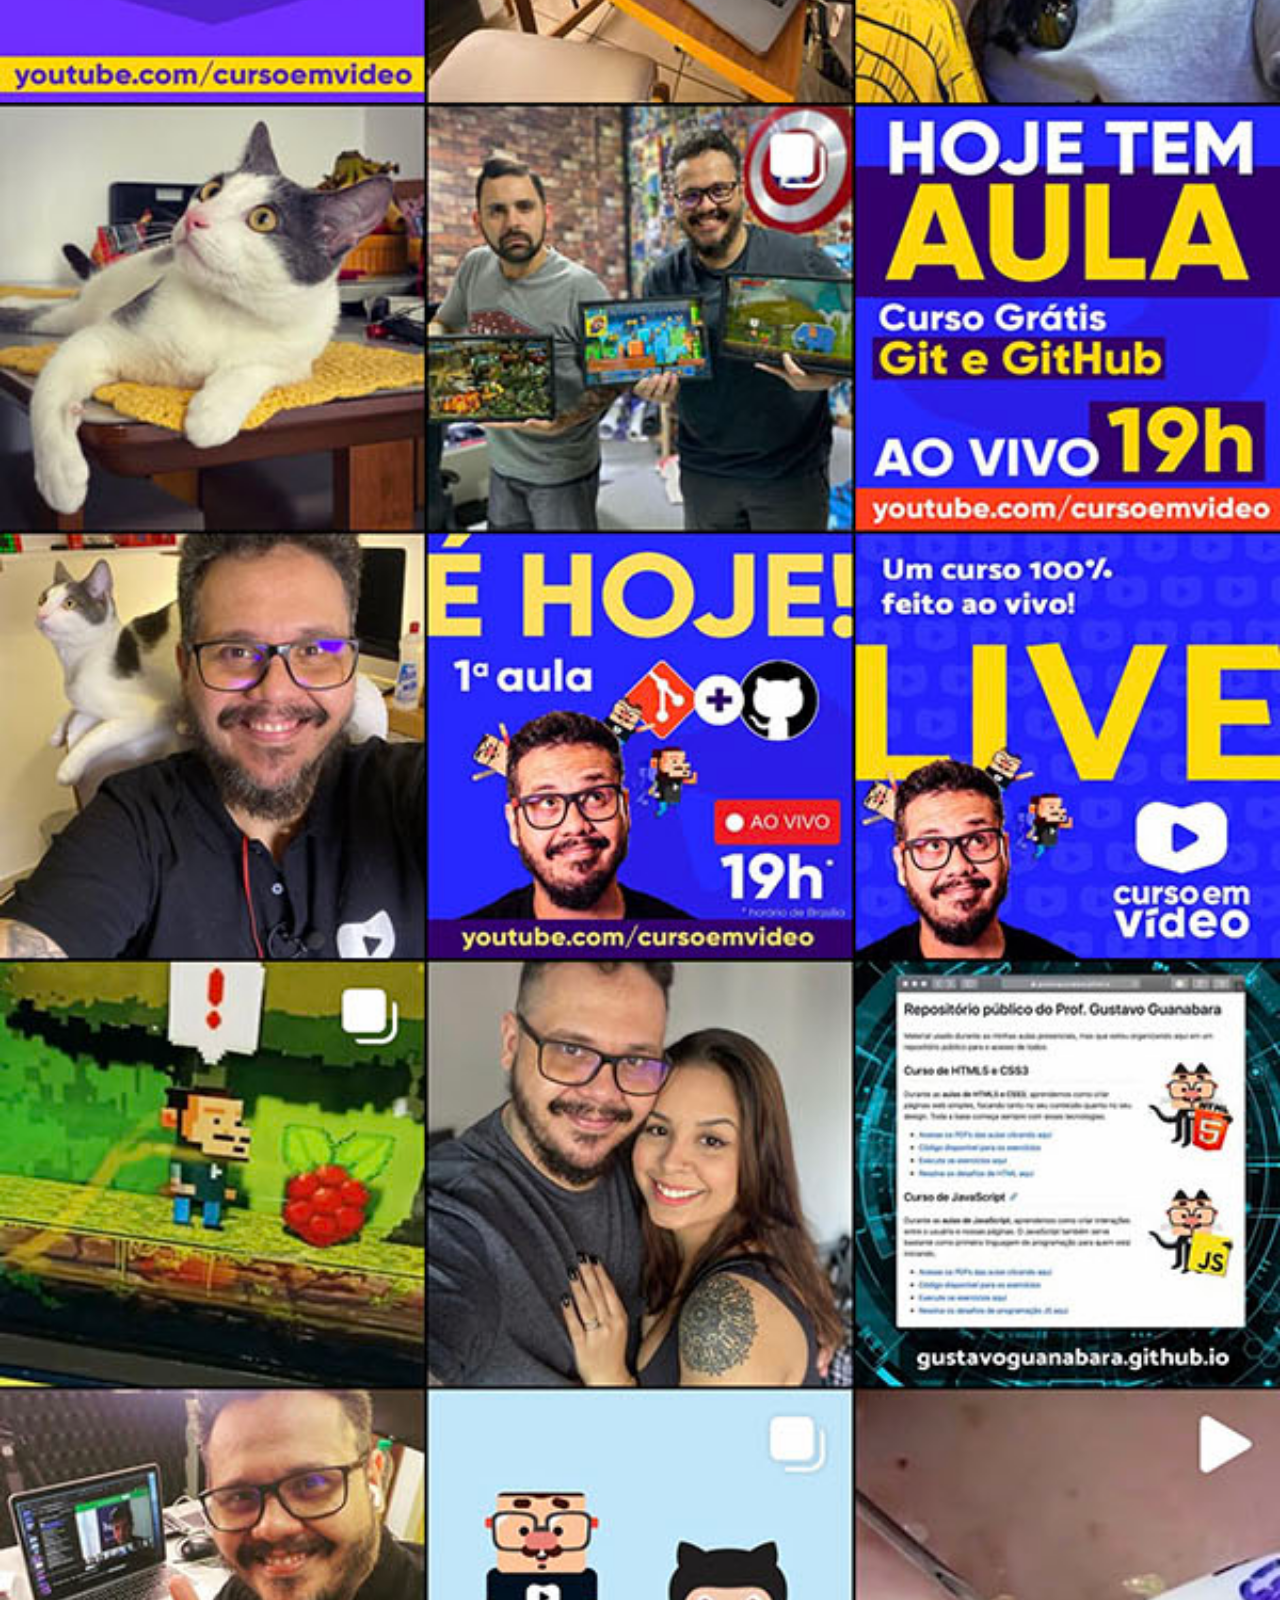
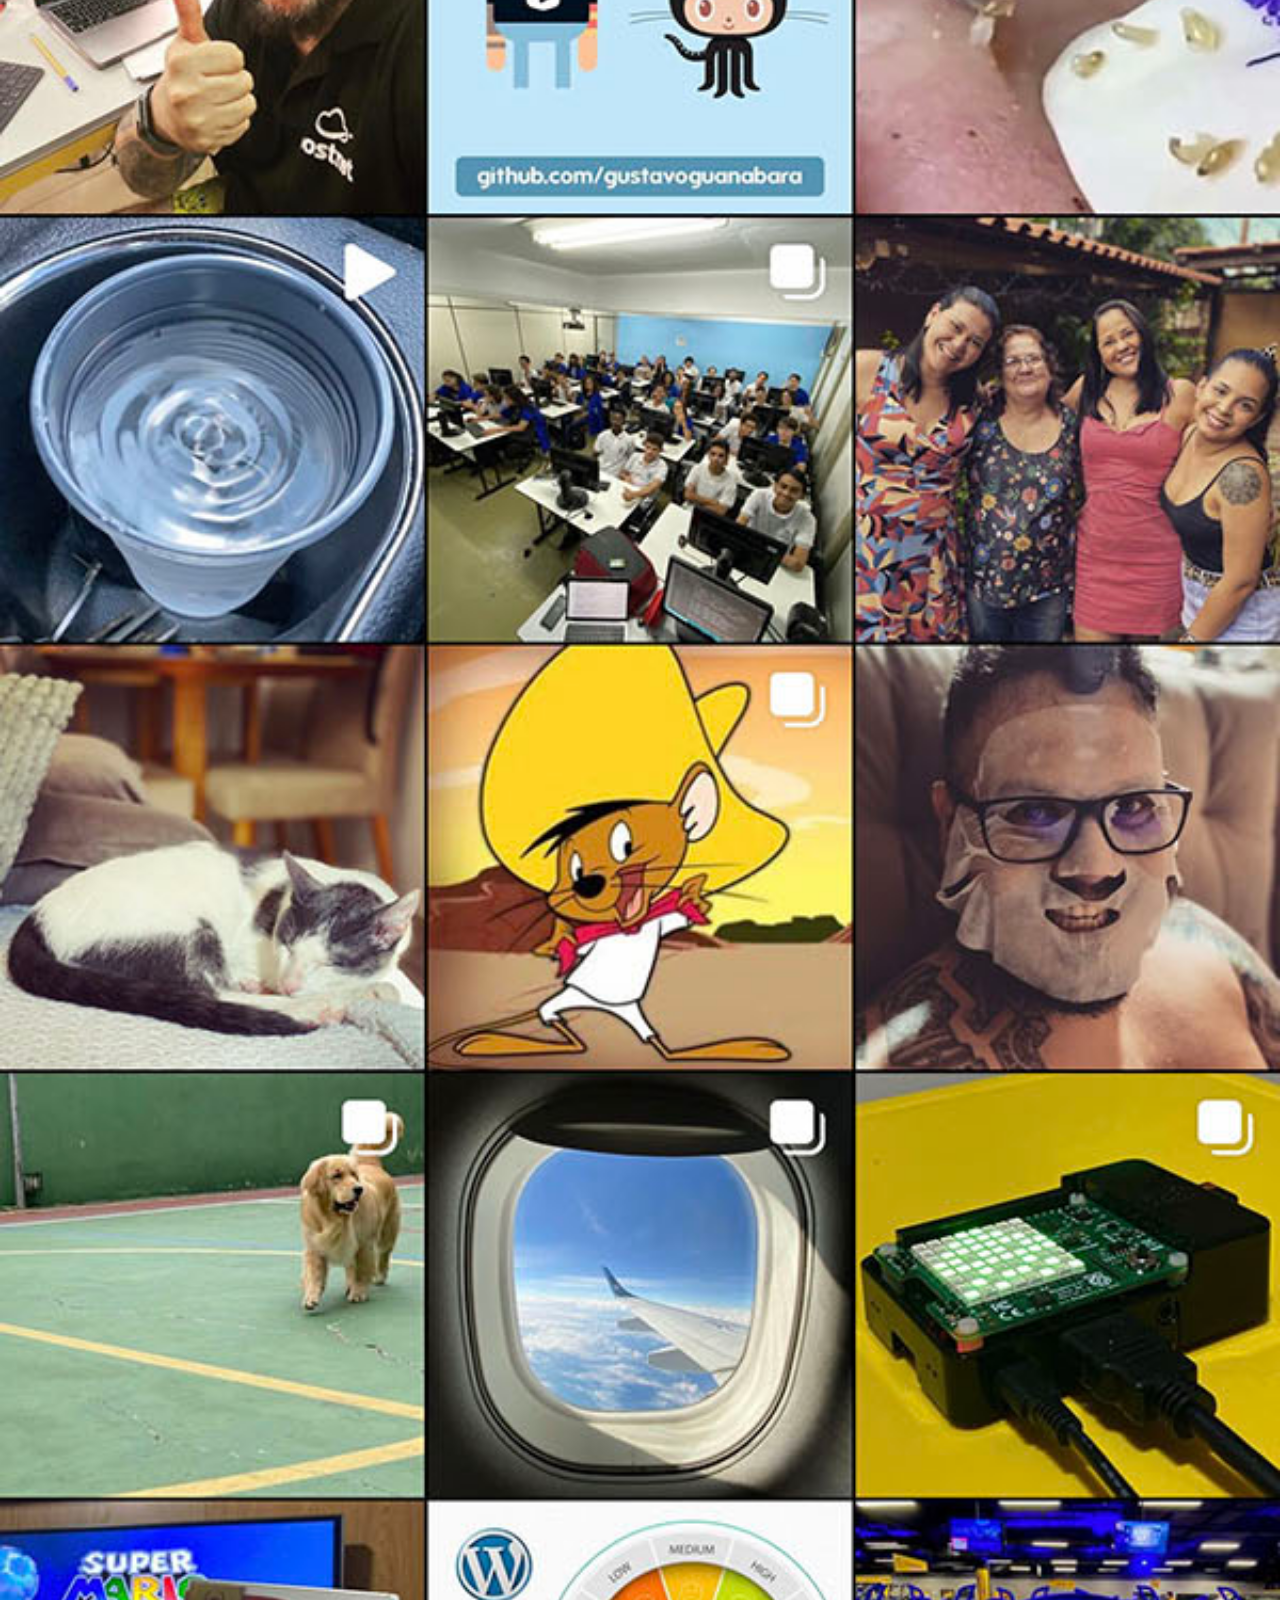
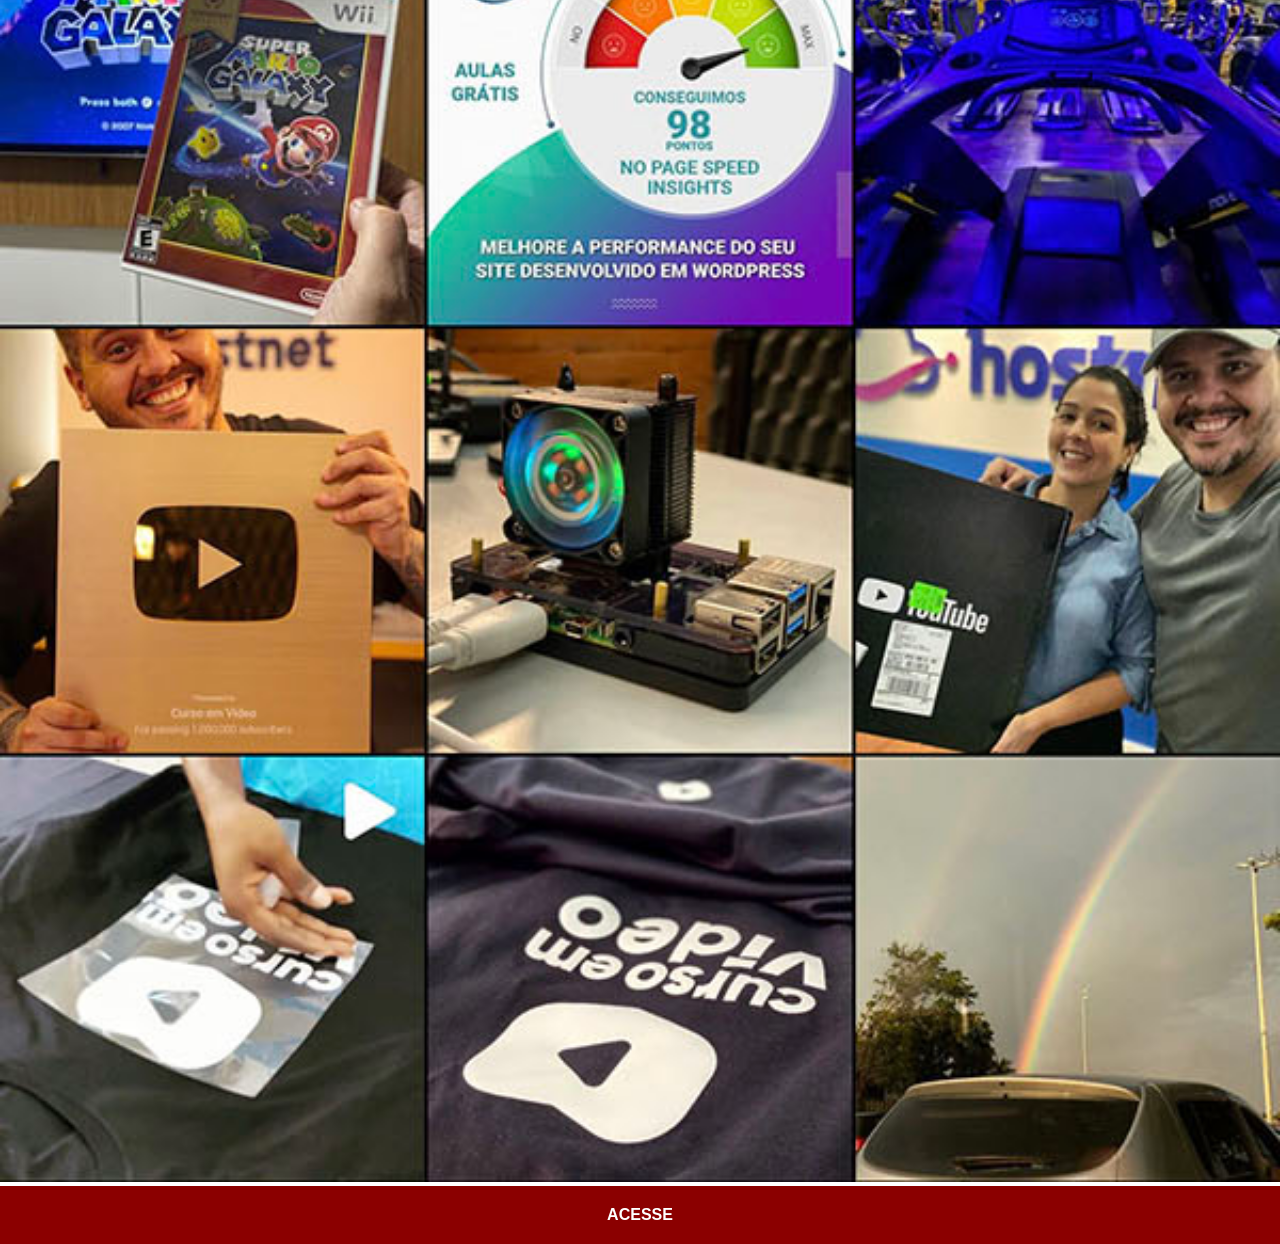
<file: instagram.html>
<!DOCTYPE html>
<html lang="pt-br">
<head>
    <meta charset="UTF-8">
    <meta name="viewport" content="width=device-width, initial-scale=1.0">
    <title>Document</title>
    <link rel="stylesheet" href="estilos/social.css">
</head>
<body>
    <img src="imagens/tela-instagram.jpg" alt="Instagram">
    <a target="_blank" href="https://www.instagram.com/gustavoguanabara/">ACESSE</a>
</body>
</html>
</file>
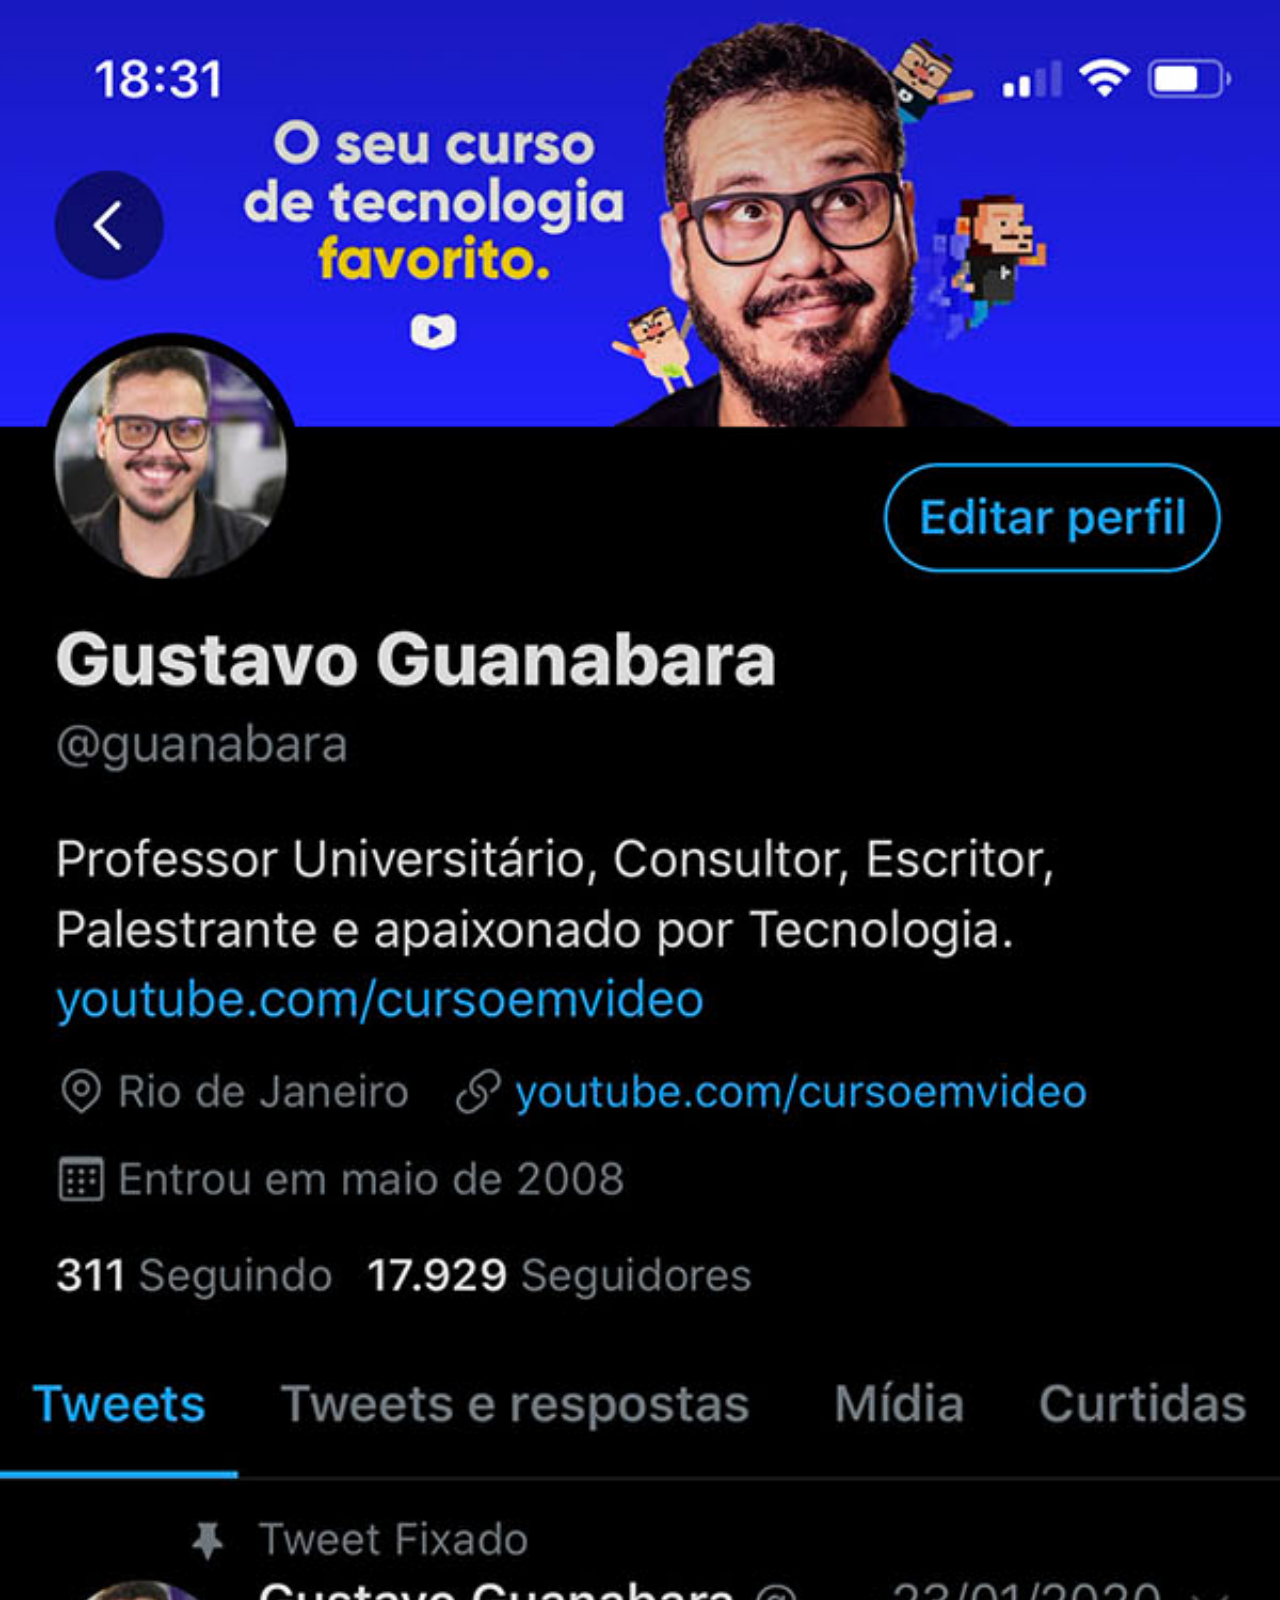
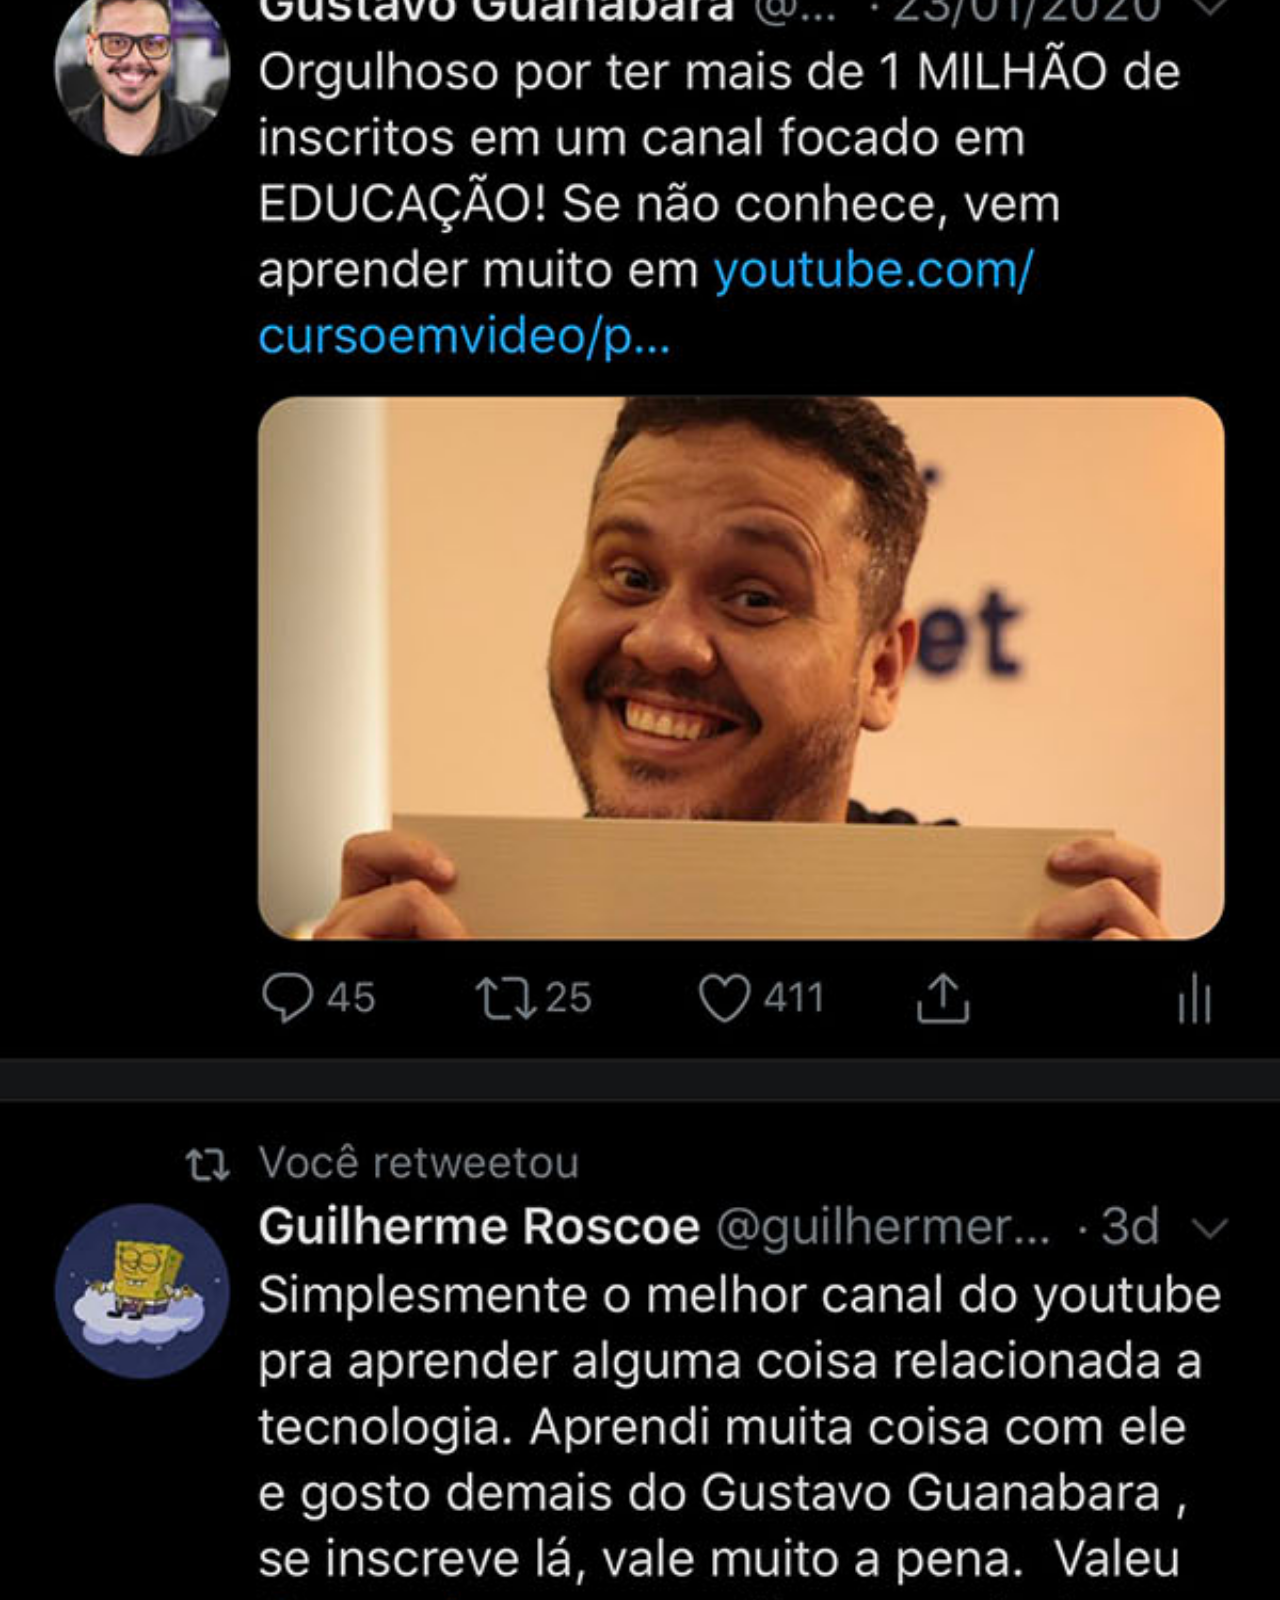
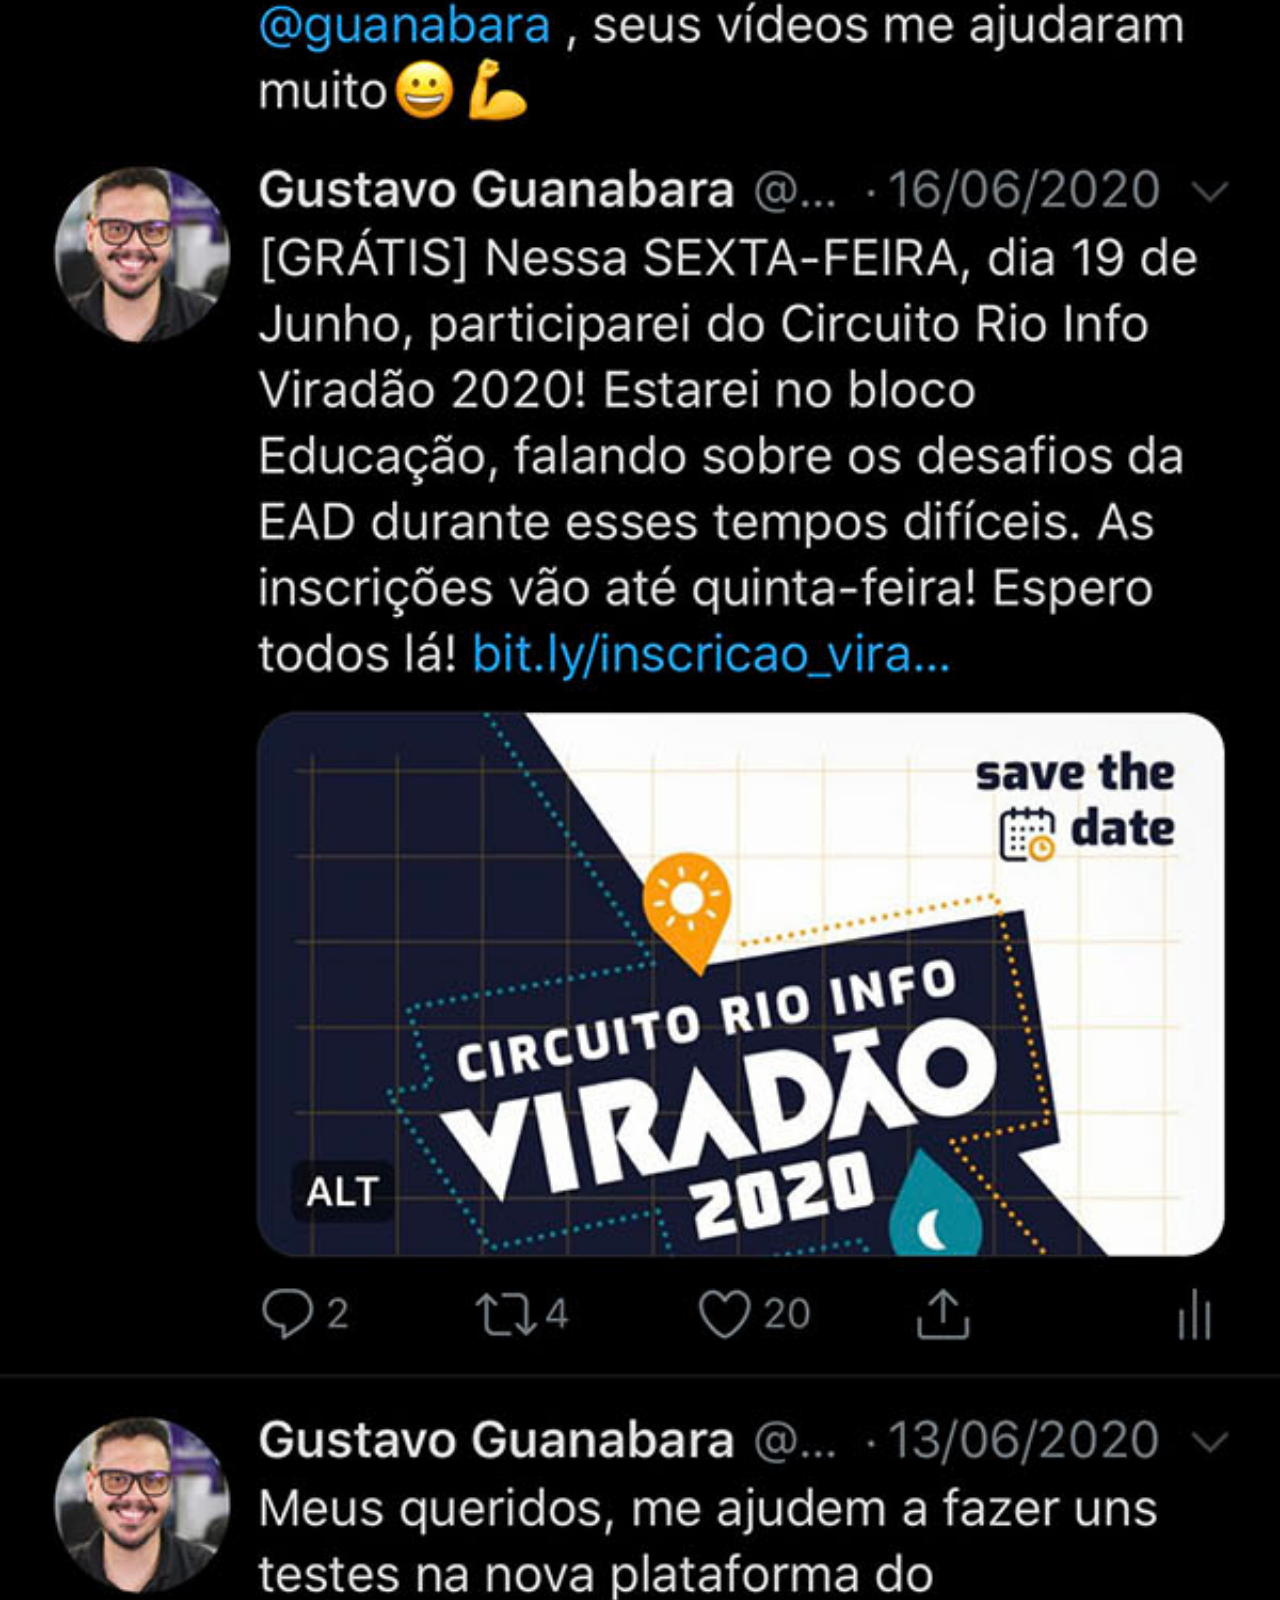
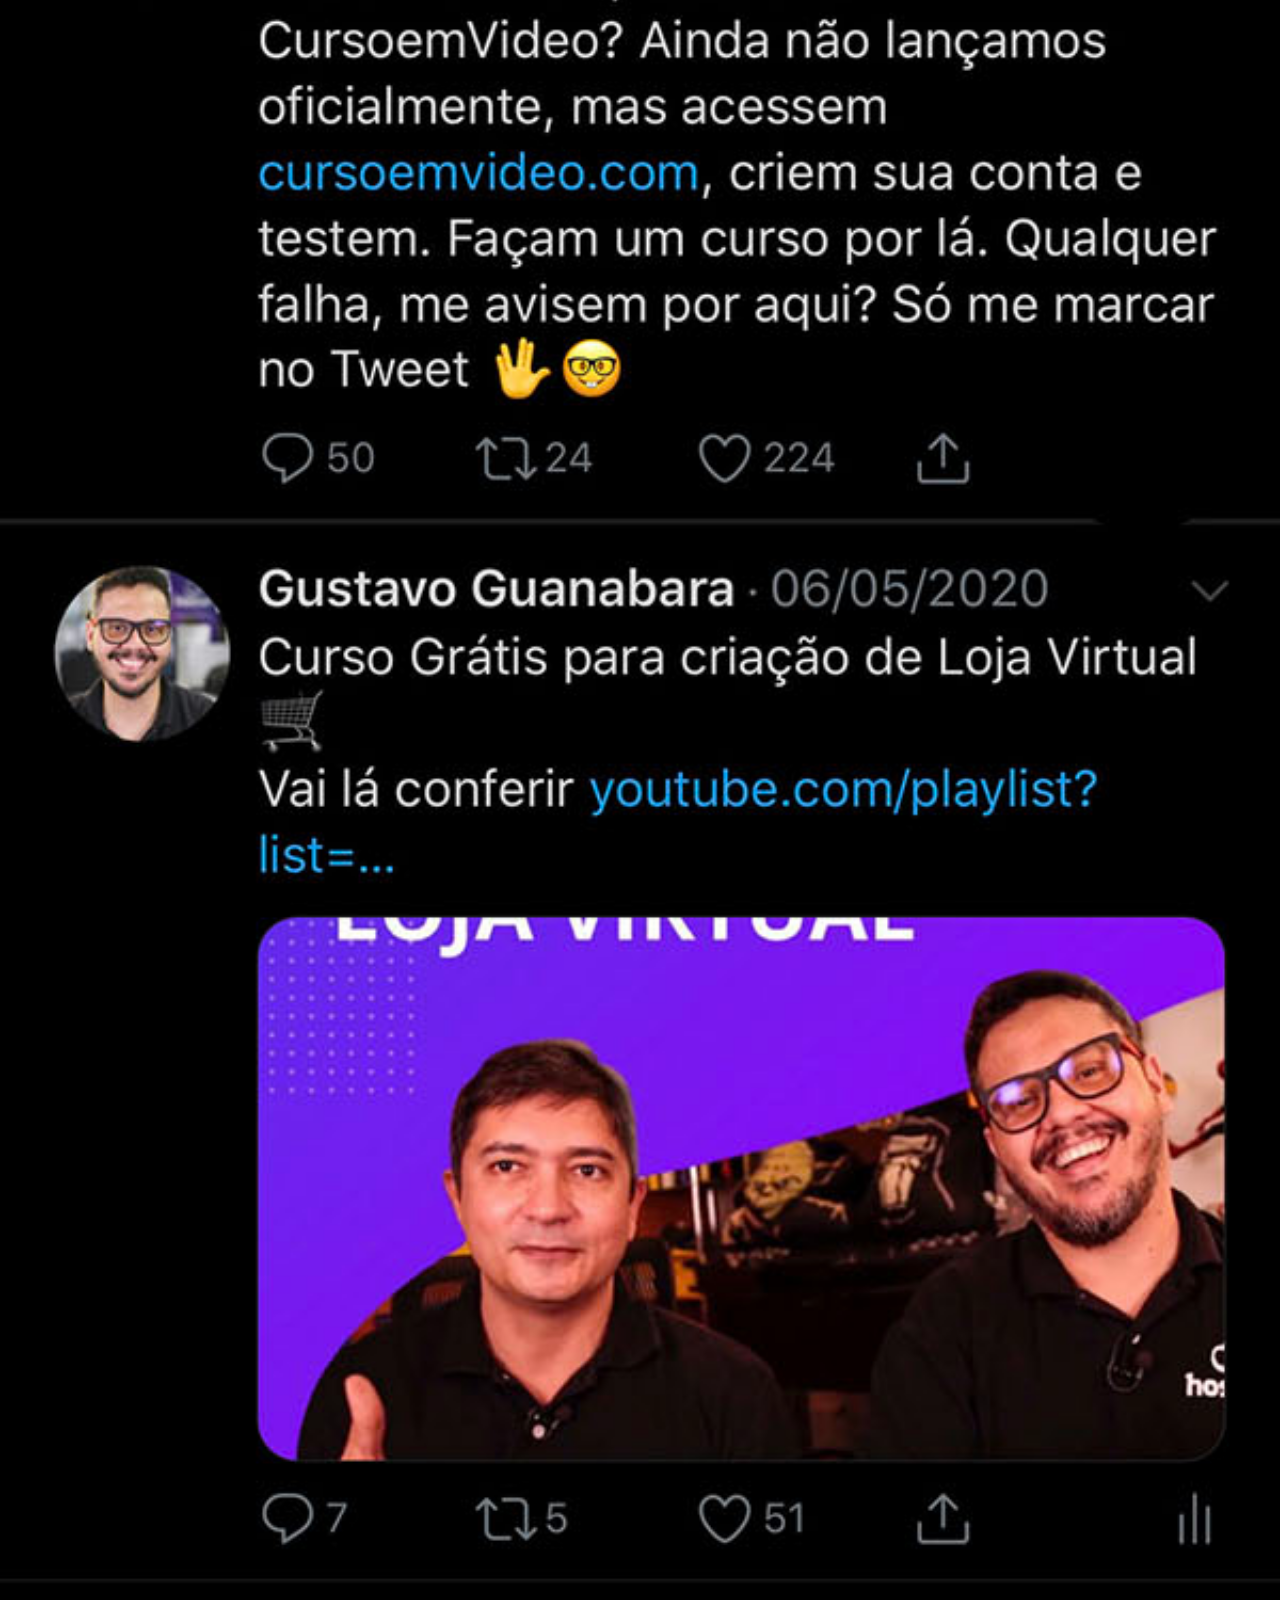
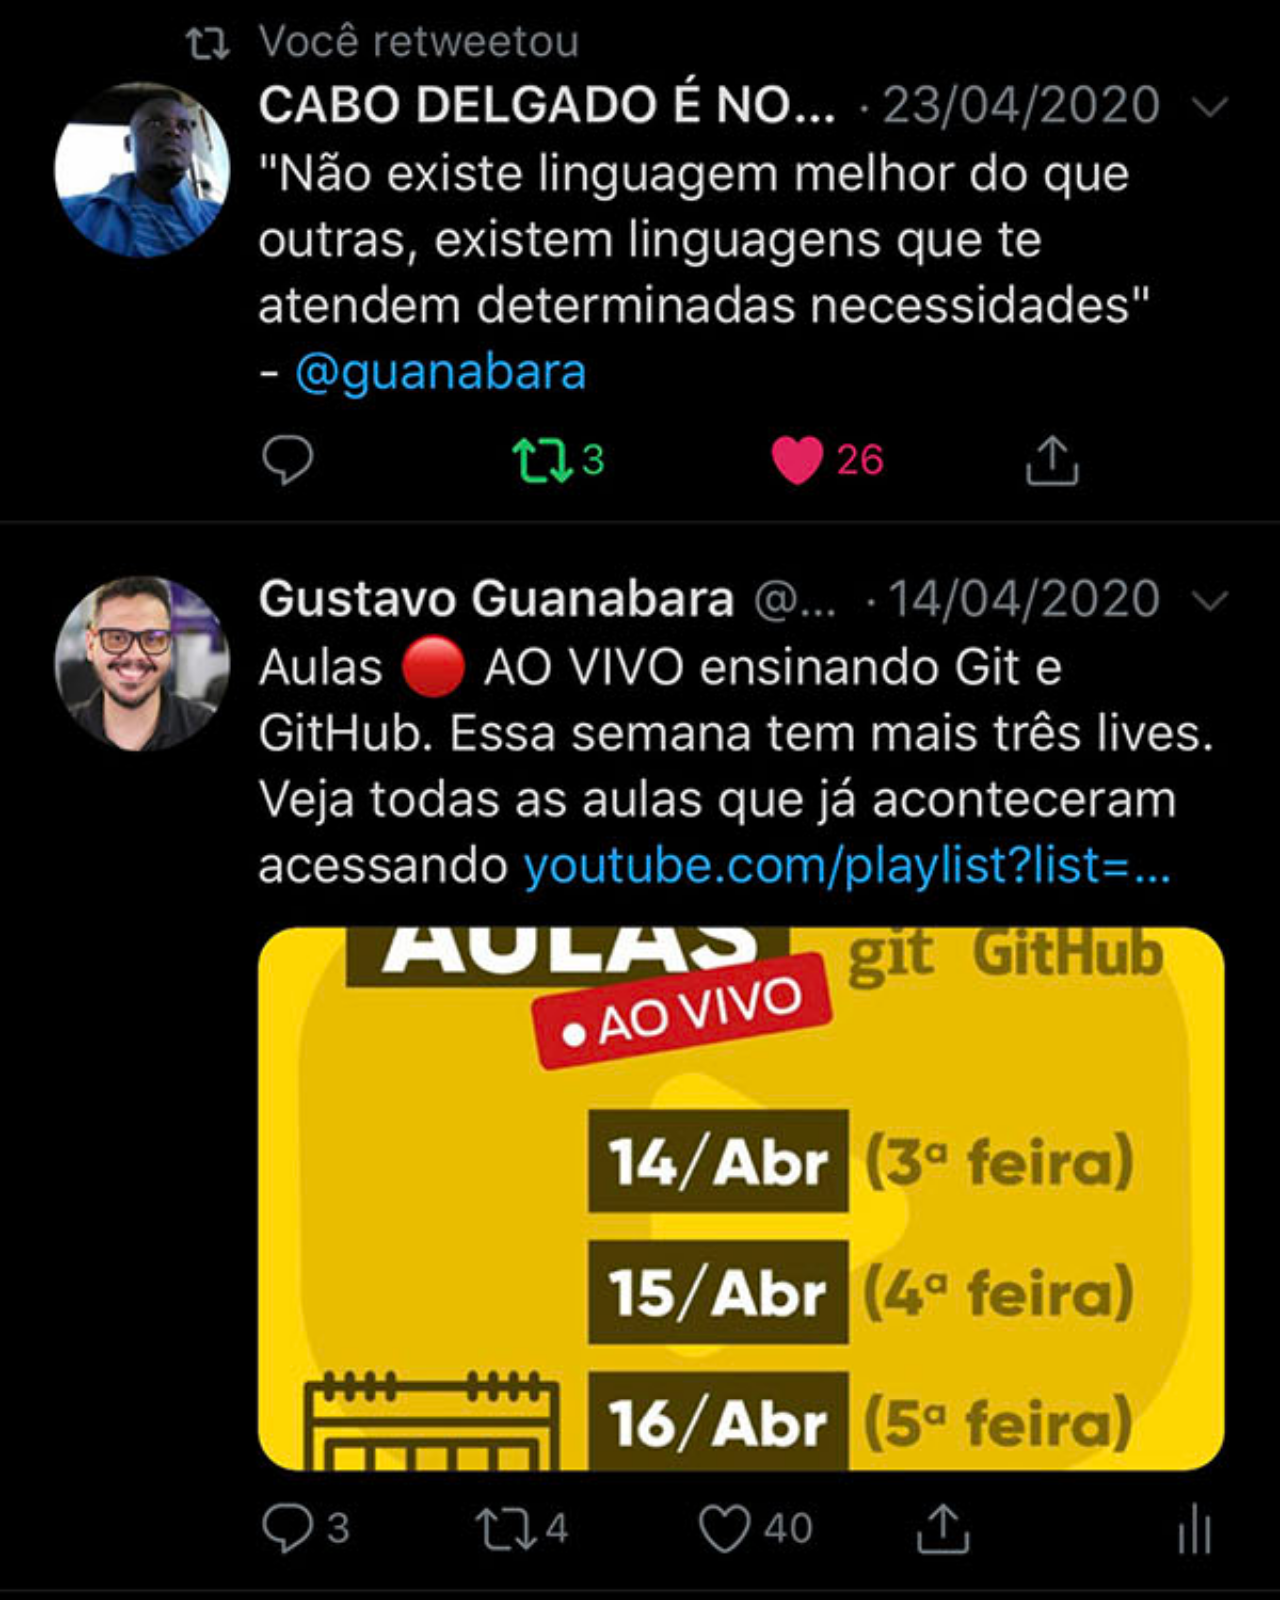
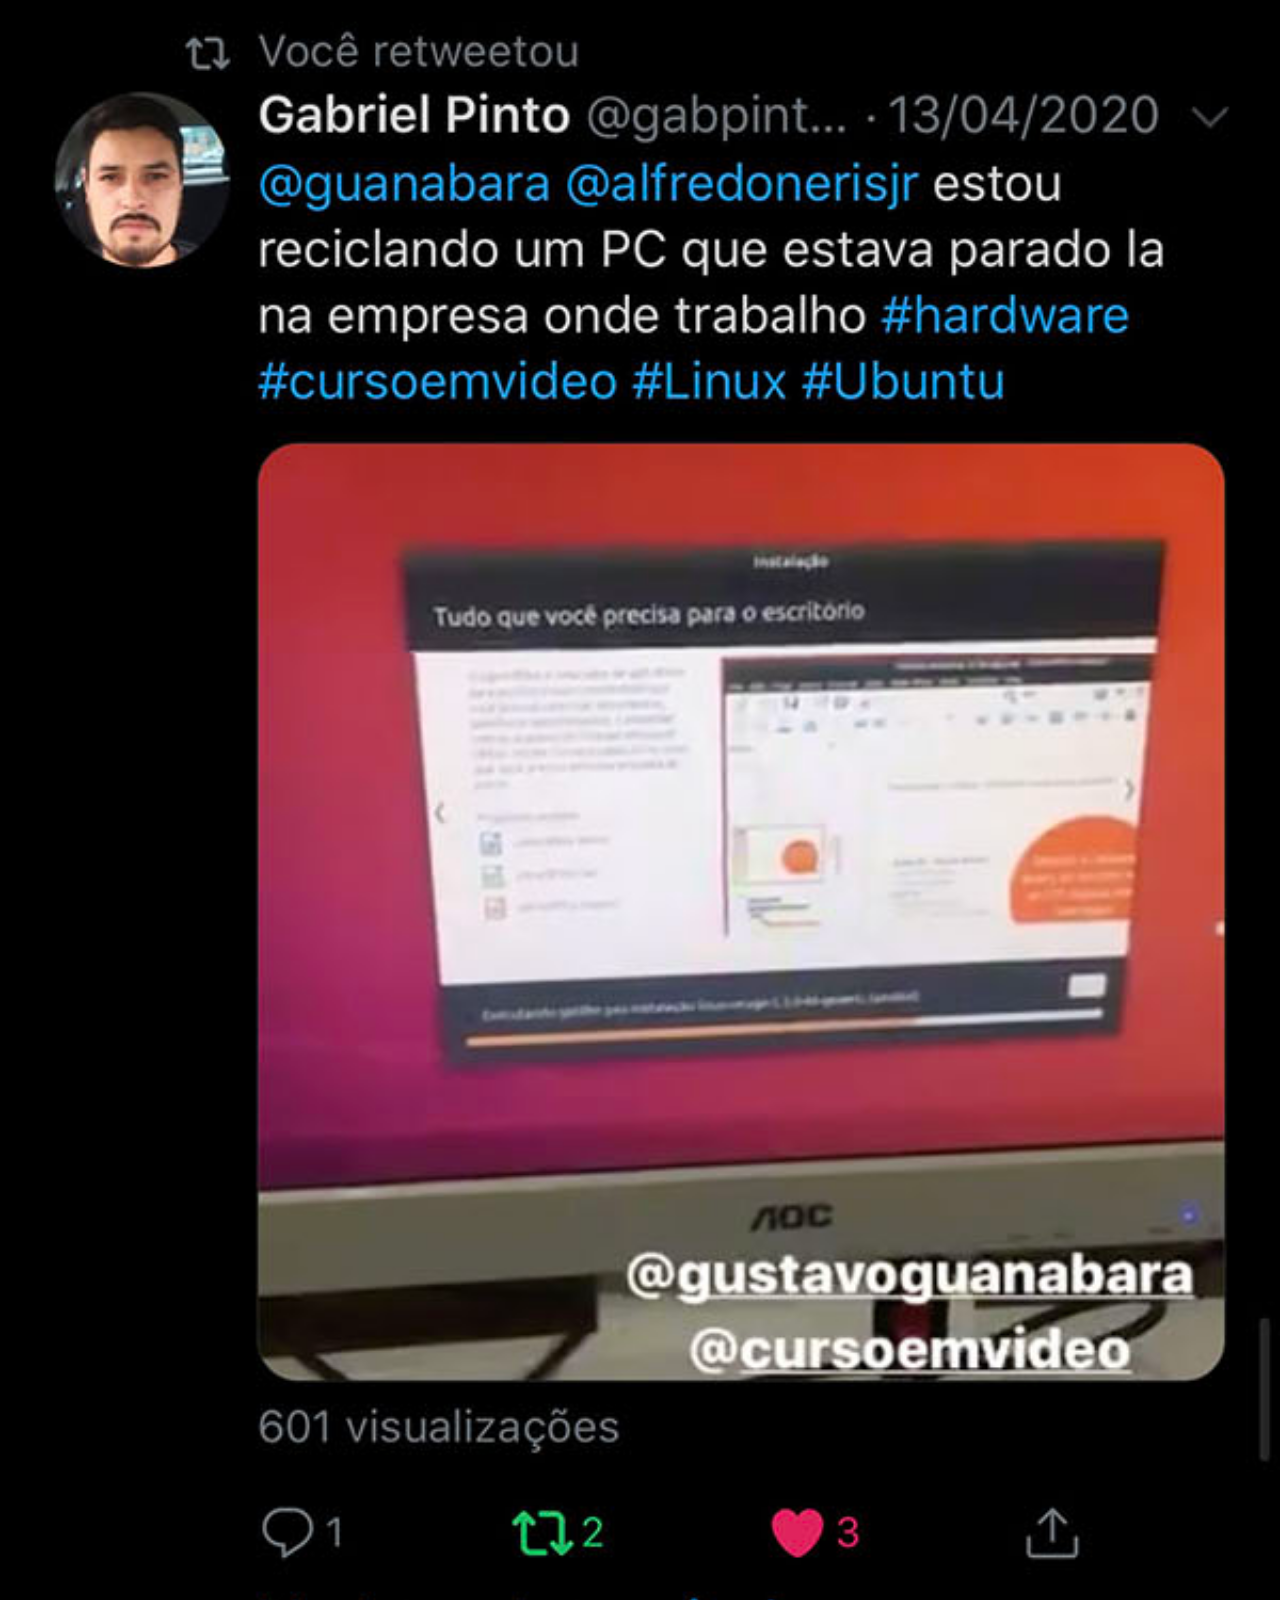
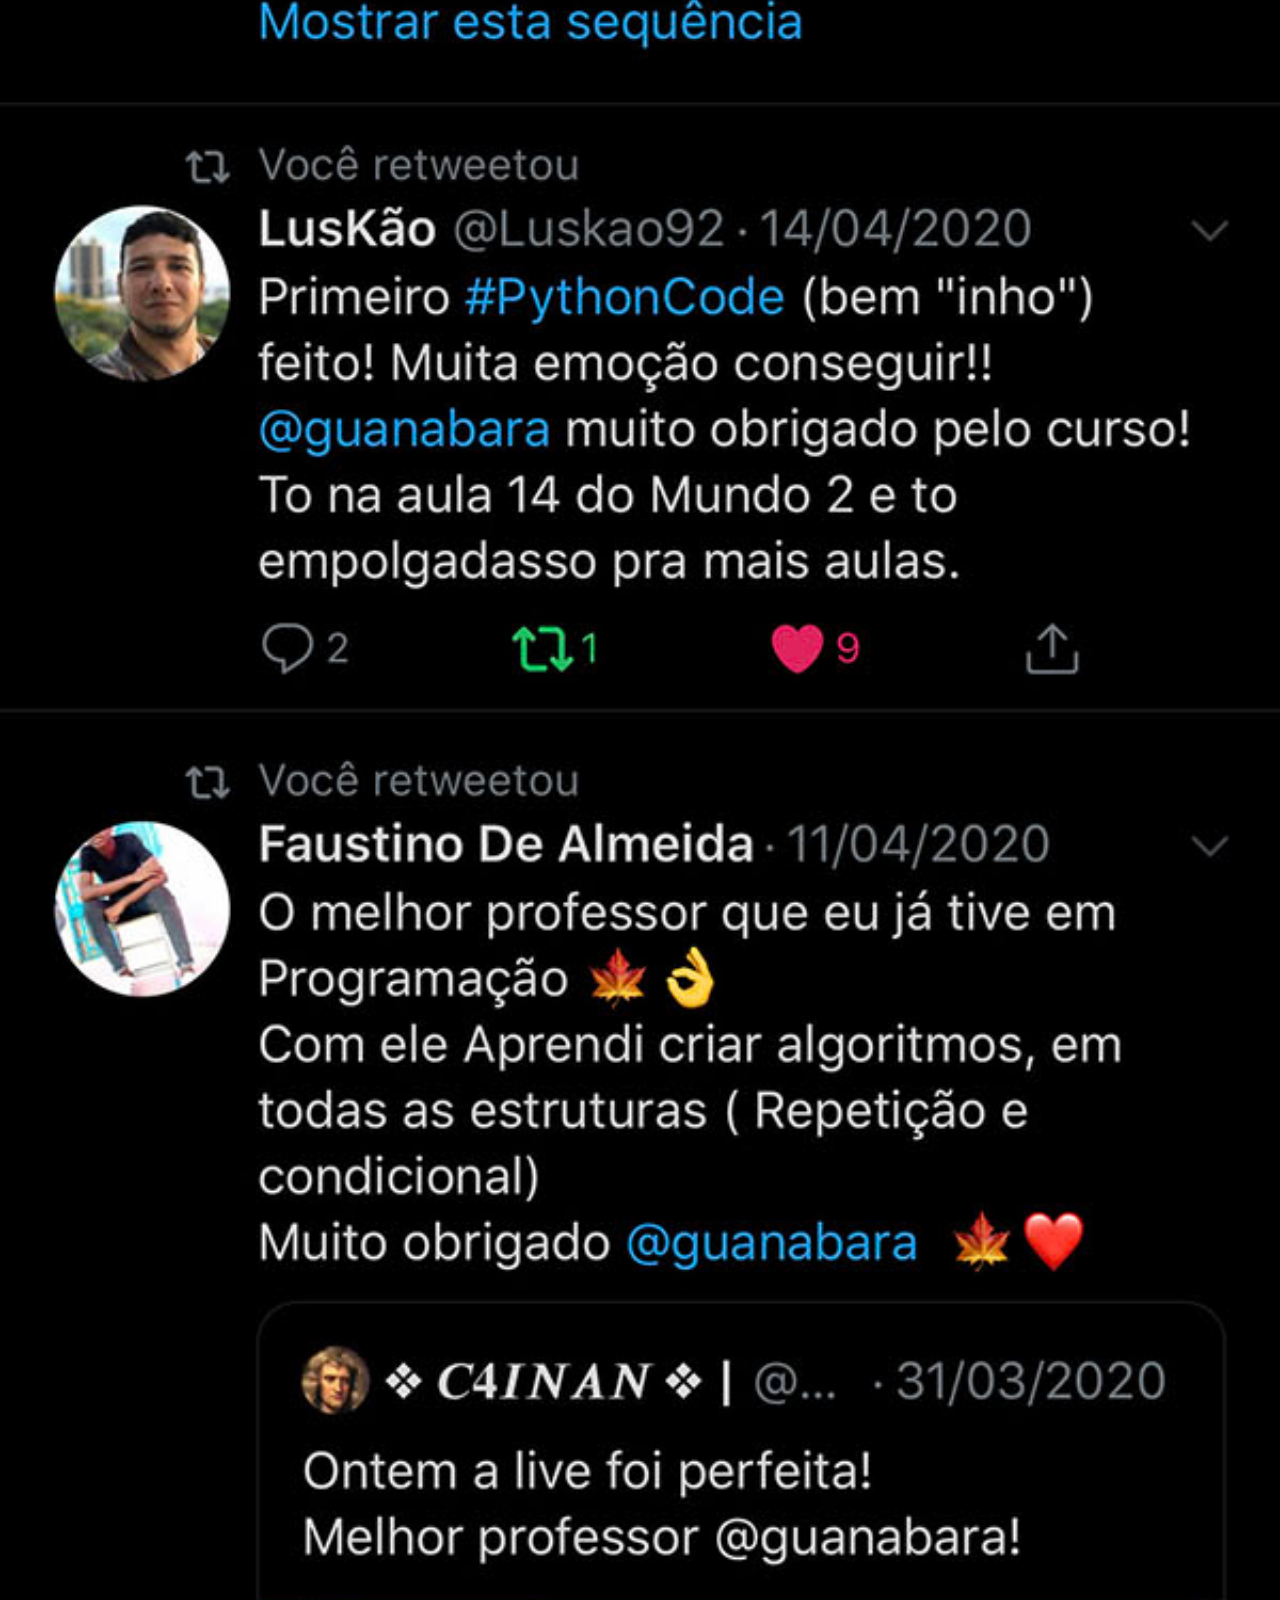
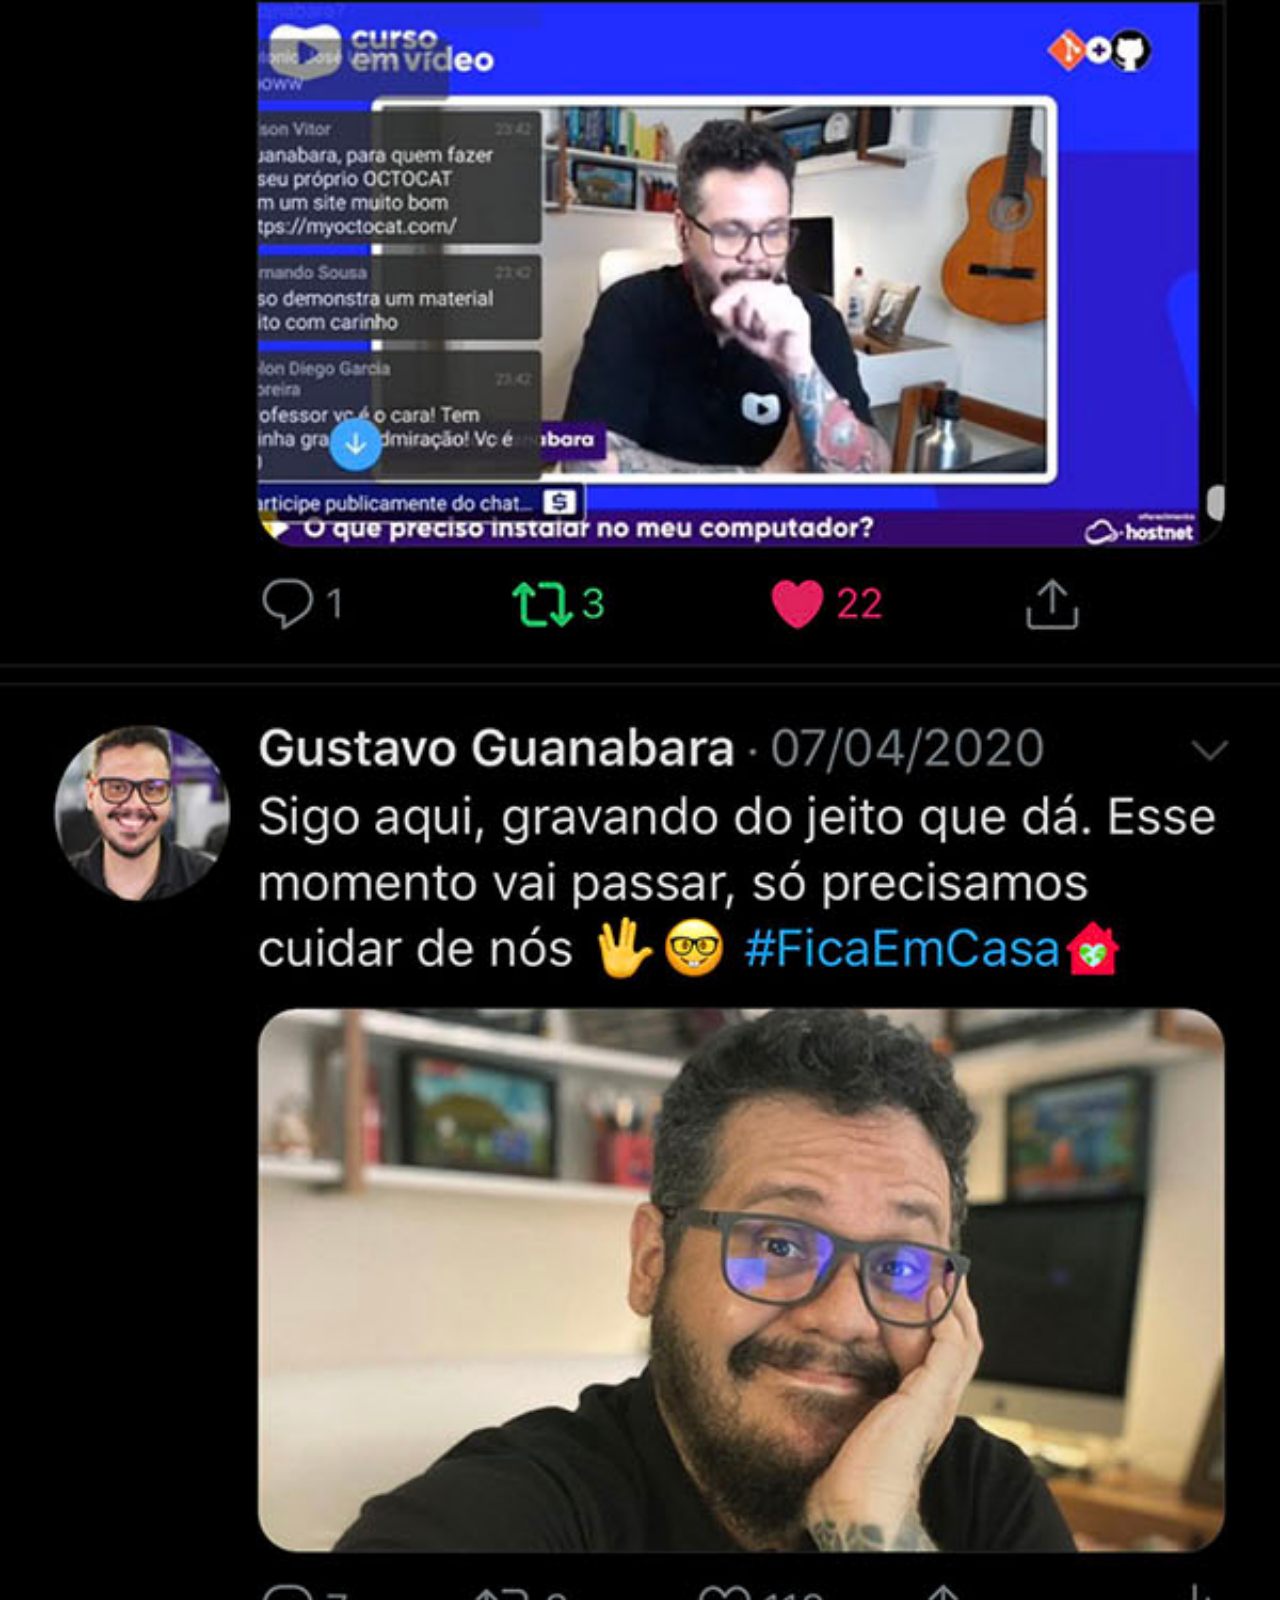
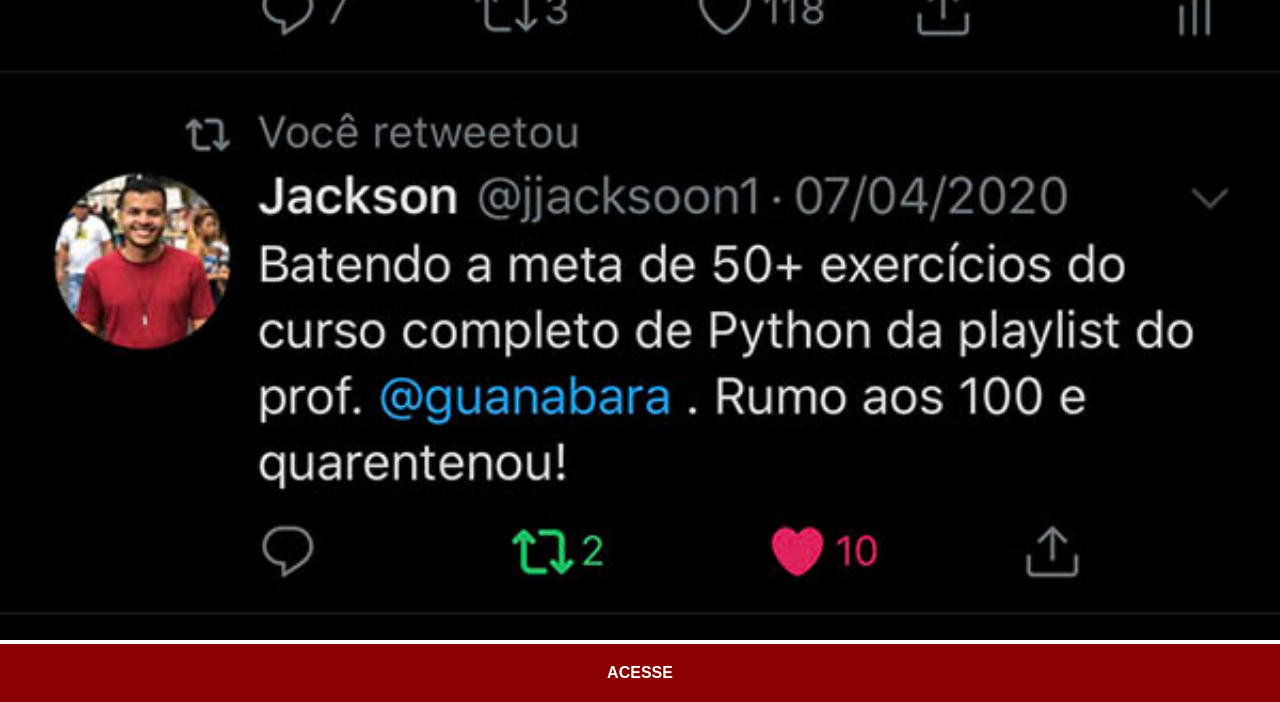
<file: twitter.html>
<!DOCTYPE html>
<html lang="pt-br">
<head>
    <meta charset="UTF-8">
    <meta name="viewport" content="width=device-width, initial-scale=1.0">
    <title>Document</title>
    <link rel="stylesheet" href="estilos/social.css">
</head>
<body>
    <img src="imagens/tela-twitter.jpg" alt="Twitter">
    <a target="_blank" href="https://x.com/guanabara">ACESSE</a>
</body>
</html>
</file>
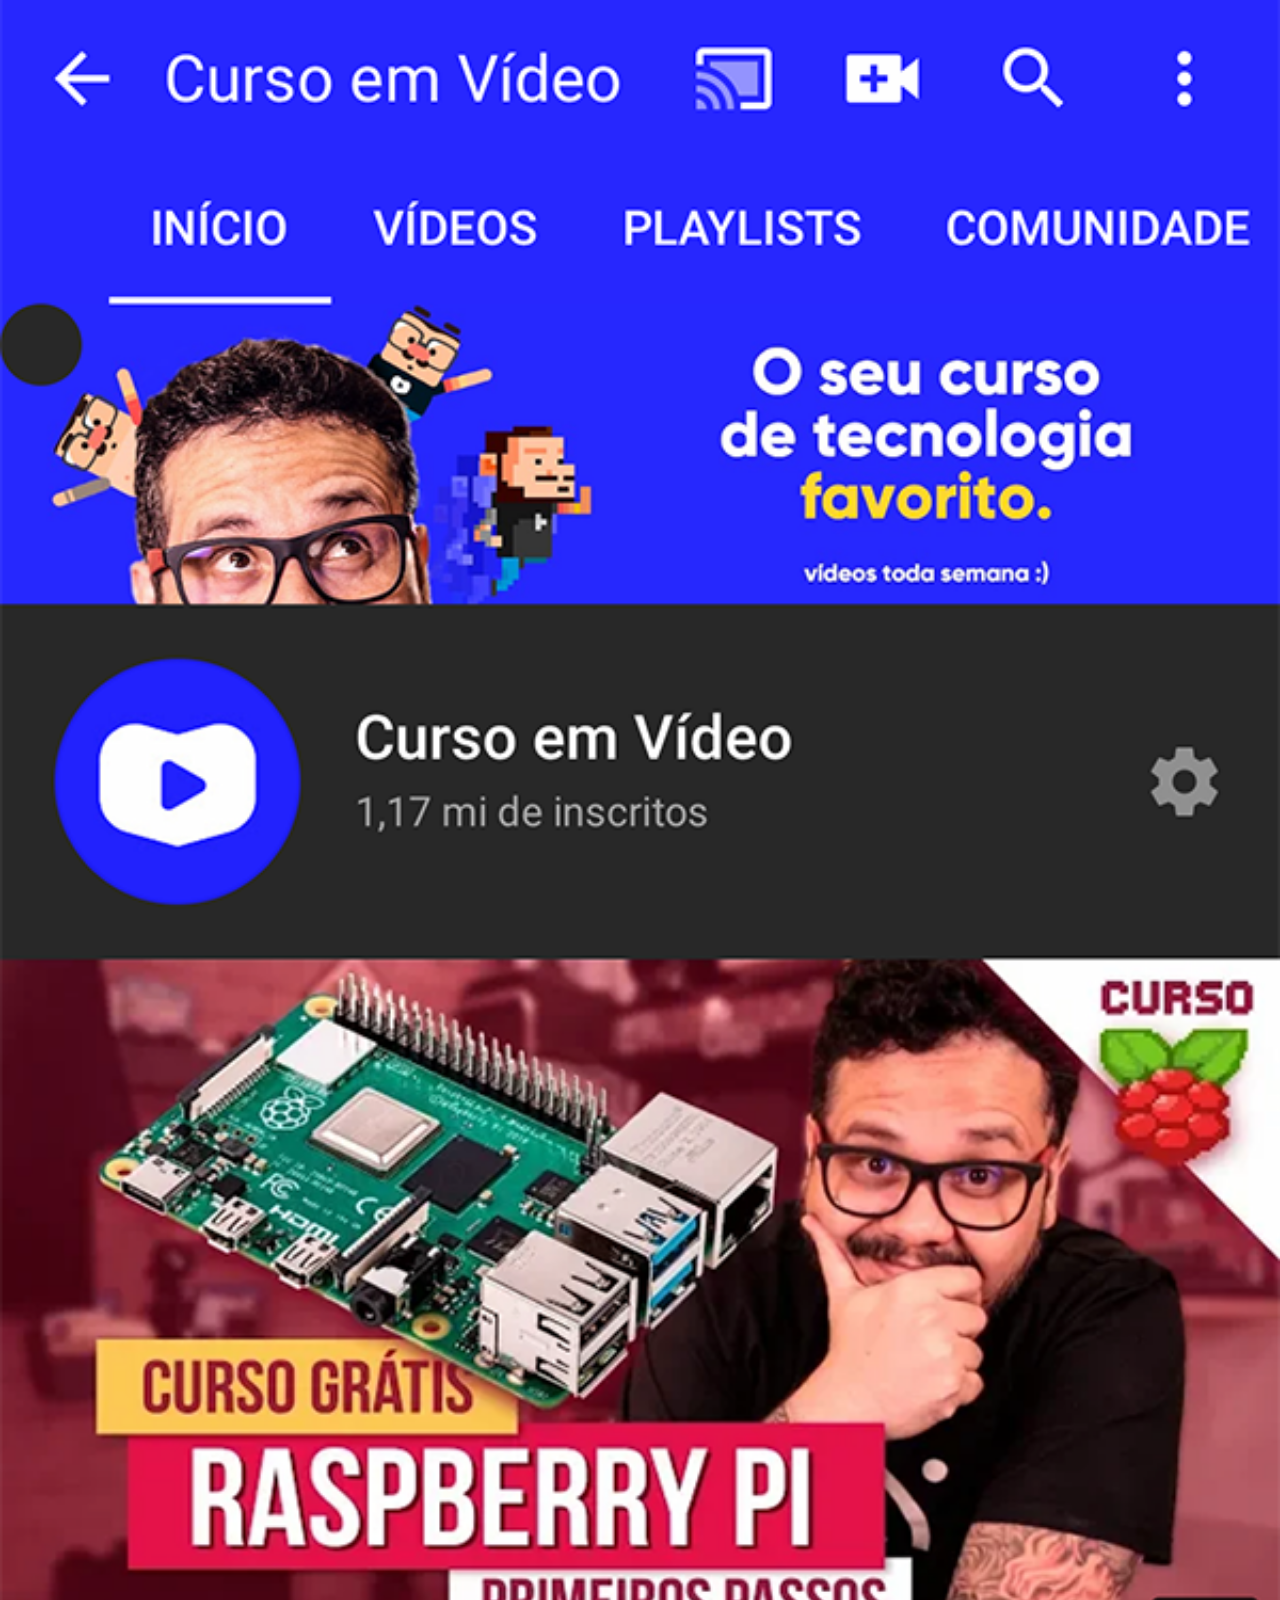
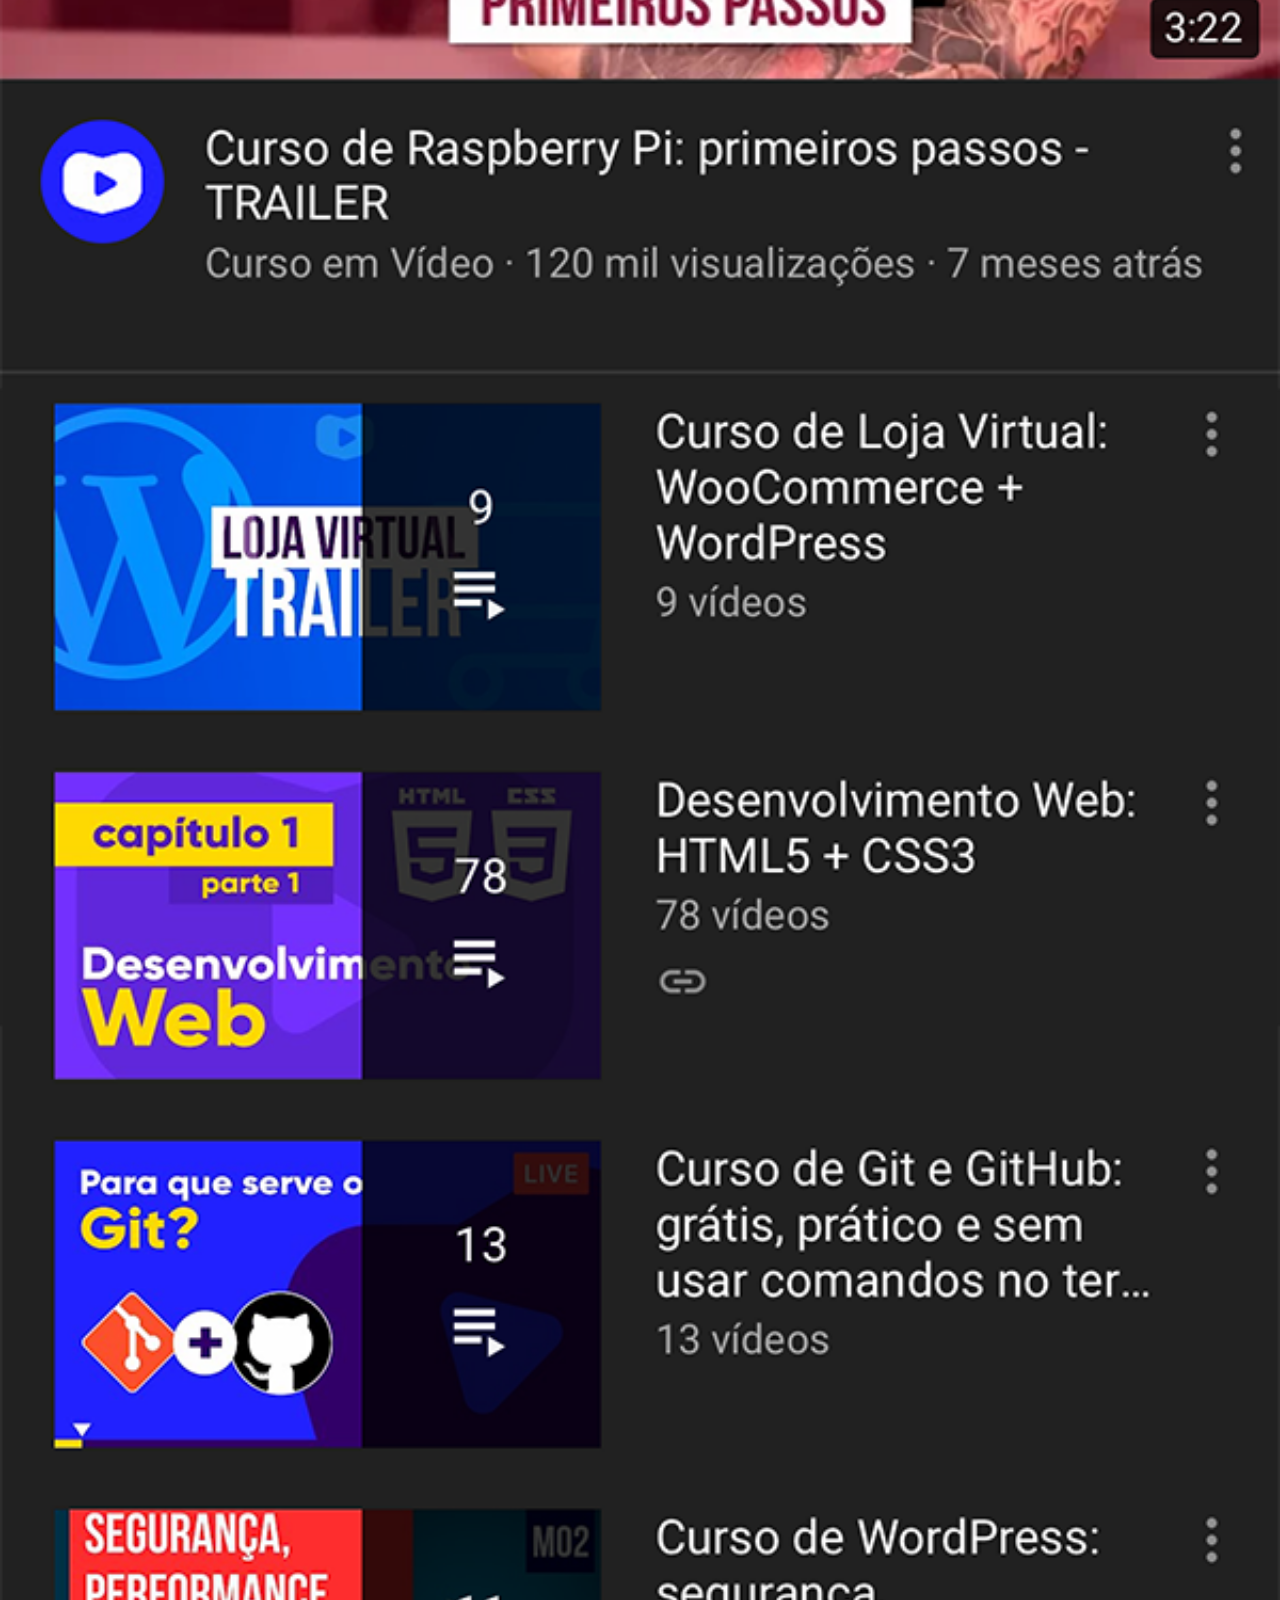
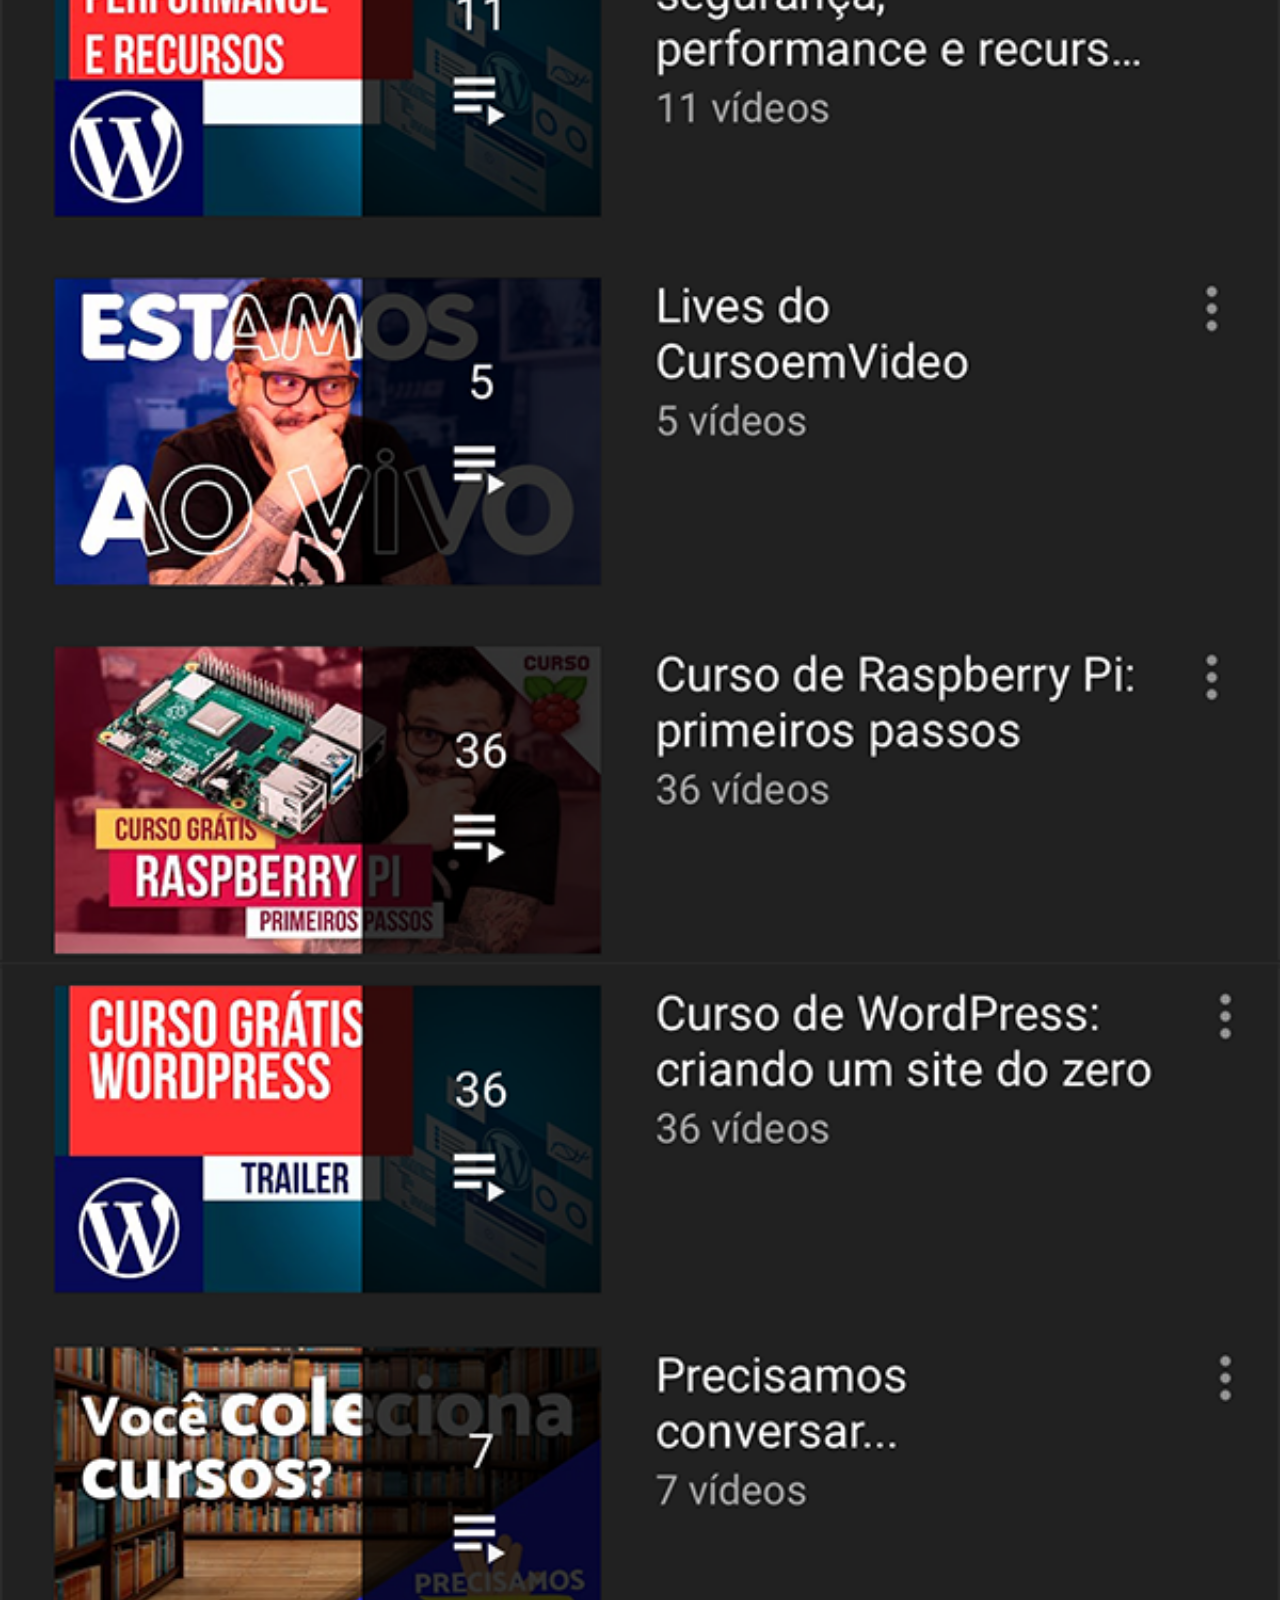
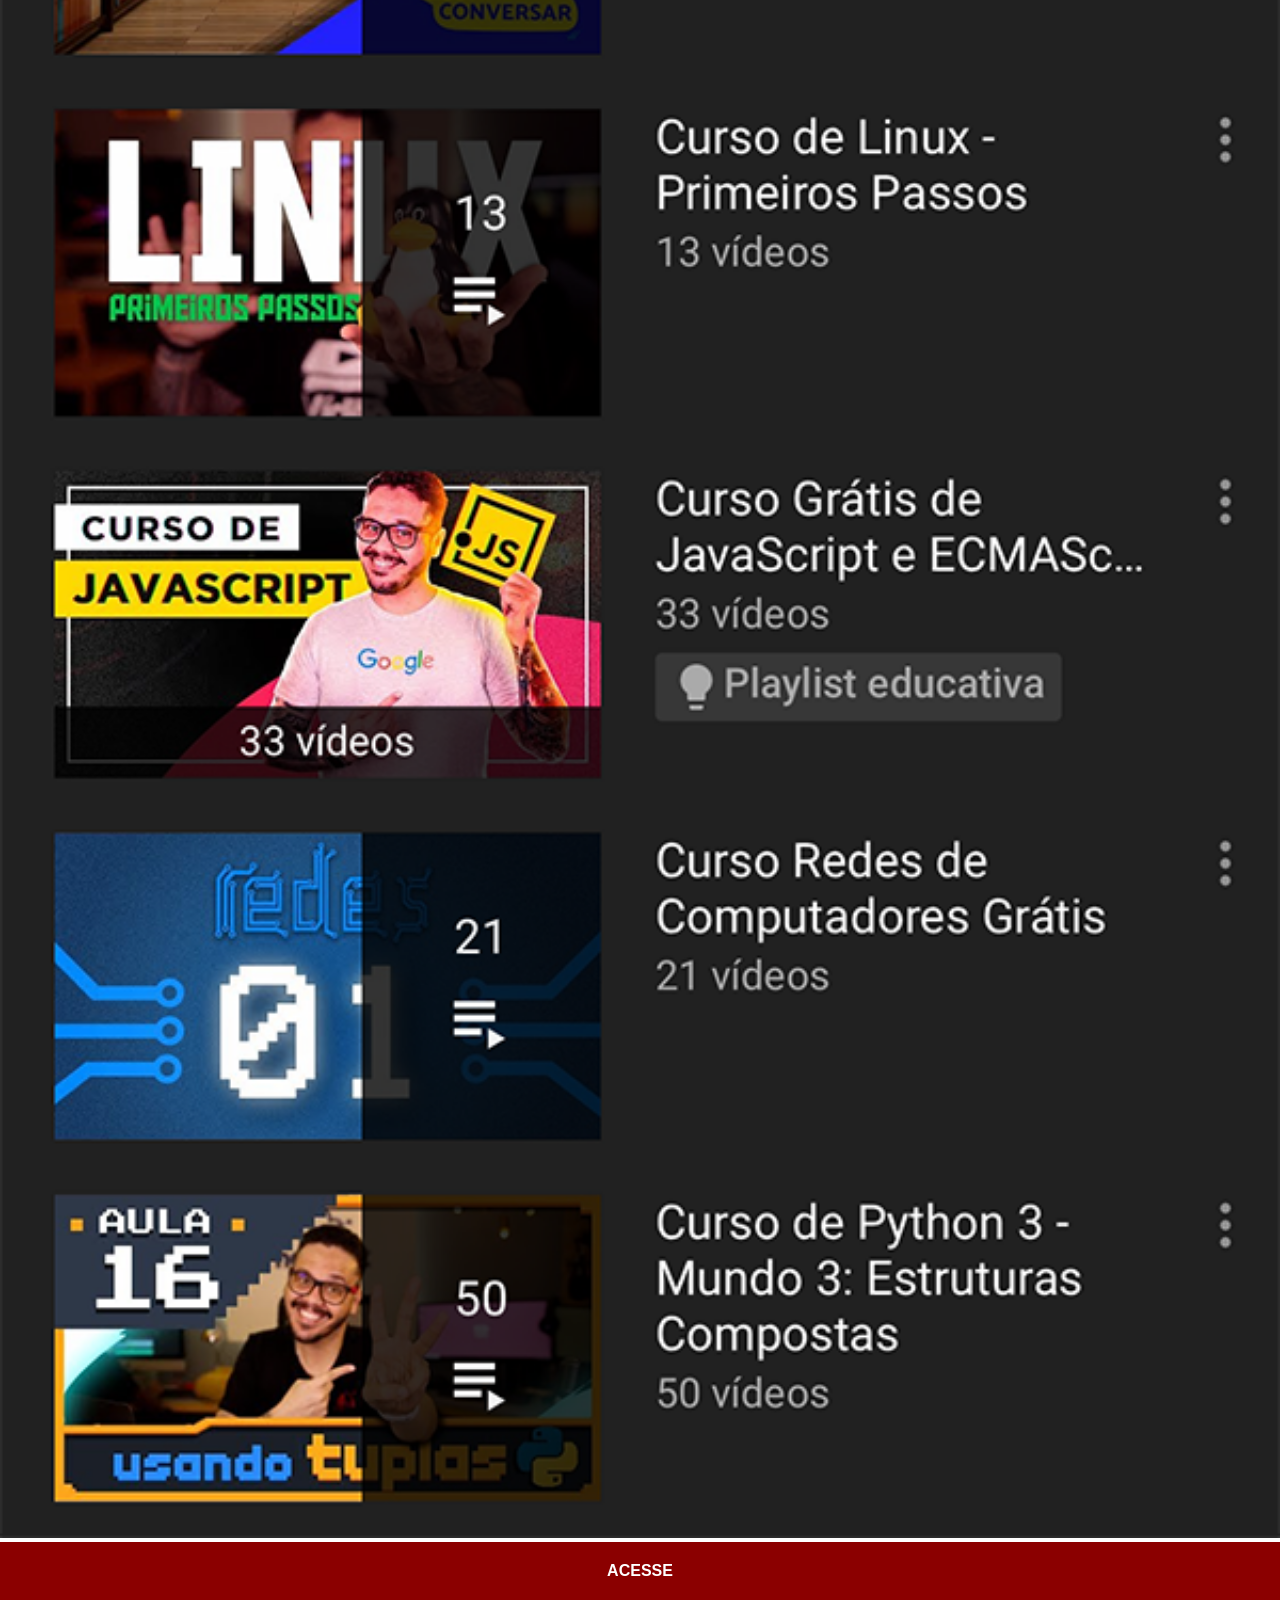
<file: youtube.html>
<!DOCTYPE html>
<html lang="pt-br">
<head>
    <meta charset="UTF-8">
    <meta name="viewport" content="width=device-width, initial-scale=1.0">
    <link rel="stylesheet" href="estilos/social.css">
    <title>Document</title>
    
</head>
<body>
    <img src="imagens/tela-youtube.png" alt="Youtube">
    <a target="_blank" href="https://www.youtube.com/@cursoemvideo/playlists">ACESSE</a>
</body>
</html>
</file>
<file: estilos/style.css>
@charset "UTF-8";

* {
    margin: 0px;
    padding: 0px;
    font-family: Arial, Helvetica, sans-serif;
}

html, body {
    height: 100vh;
    width: 100vw;
    background-color: black;
}

body{
    background: url(../imagens/fundo-madeira.jpg) no-repeat top center;
    background-size: cover;
    background-attachment: fixed;
}

main {
    height: 100vh;
    position: relative;
}

#telefone {
    top: 50% ;
    left: 50%;
    transform: translate(-50%, -50%);
    position: absolute;
    height: 627px;
    width: 311px;
    background:  url(../imagens/frame-iphone.png) no-repeat;
    
}
iframe#tela {
    position: relative;
    top: 80px;
    left: 22px;
    width: 269px;
    height: 471px;
}

section#redes-sociais {
    text-align: right;
}

section#redes-sociais img {
    width: 50px;
    margin: 10px;
    border-radius: 50%;
    box-shadow: 2px 2px 5px rgba(0, 0, 0, 0.423);
    box-sizing: border-box;
}

section#redes-sociais img:hover {
    border: 2px solid rgba(255, 255, 255, 0.636);
    transform: translate(-3px, -3px);
    box-shadow: 5px 5px 10px rgba(0, 0, 0, 0.638);
    transition: 0.3s;
}
</file>
<file: estilos/social.css>
@charset "UTF-8";
    * {
                margin: 0px;
                padding: 0px;
                font-family: Arial, Helvetica, sans-serif;
            }
            ::-webkit-scrollbar {
                width: 0px;
                height: 0px;
            }
            img{
                width: 100vw;
            }
            a{
                display: block;
                background-color: darkred;
                padding: 20px;
                color: white;
                text-align: center;
                font-weight: bold;
                text-decoration: none;
            }  
            a:hover {
                background-color: red;

            }
</file>
